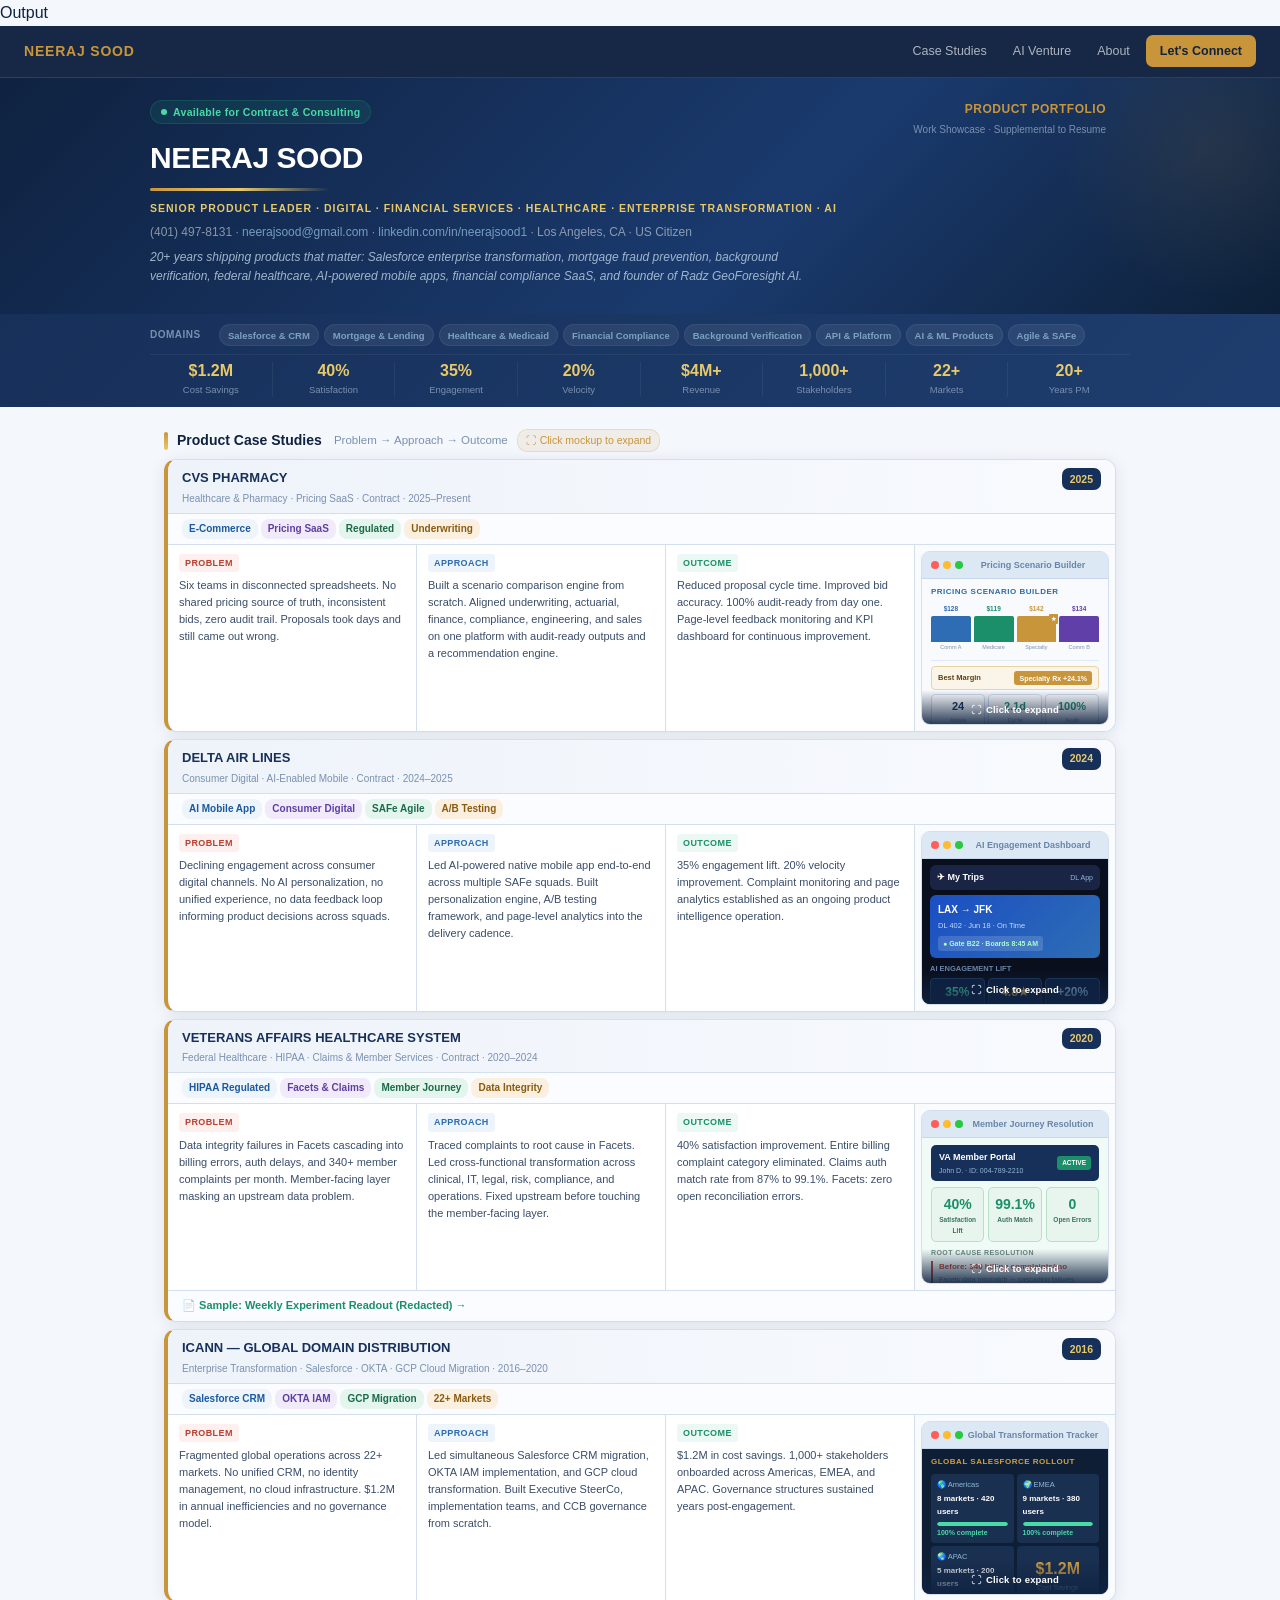
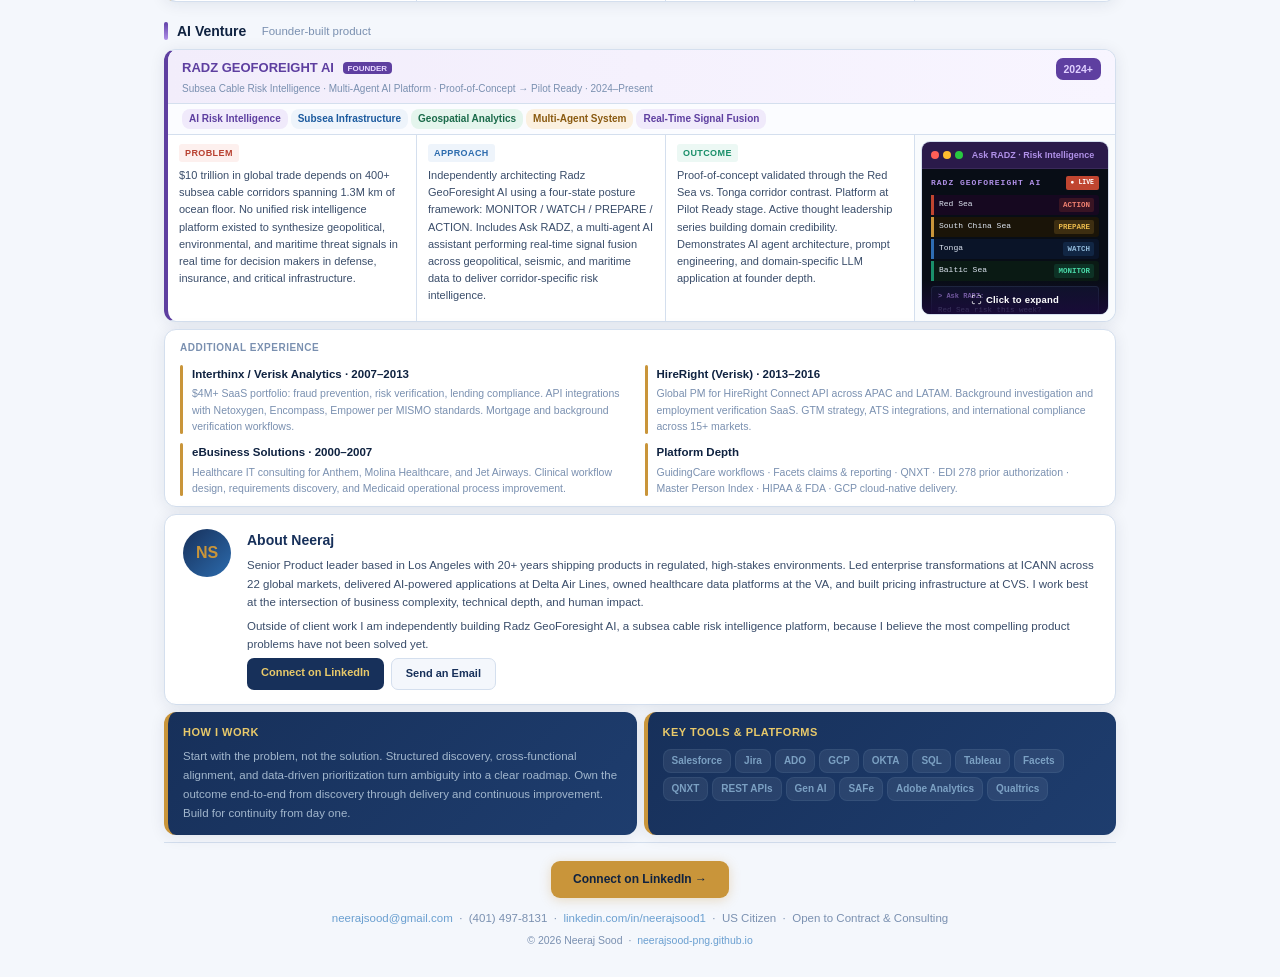
<file: index.html>
Output

<!DOCTYPE html>
<html lang="en">
<head>
<meta charset="UTF-8">
<meta name="viewport" content="width=device-width, initial-scale=1.0">
<title>Neeraj Sood | Senior Product Leader | Healthcare · AI · Enterprise</title>
<meta name="description" content="Senior Product Leader with 20+ years delivering AI-powered platforms, Salesforce enterprise transformations, and healthcare products. Available for contract and consulting.">
<meta name="keywords" content="Product Manager, Healthcare PM, Salesforce PM, AI Products, Enterprise SaaS, Contract PM, Neeraj Sood, GeoForesight">
<meta name="author" content="Neeraj Sood">
<meta property="og:title" content="Neeraj Sood | Senior Product Leader Portfolio">
<meta property="og:description" content="20+ years of measurable product outcomes in healthcare, financial services, AI, and enterprise transformation.">
<meta property="og:url" content="https://neerajsood-png.github.io/">
<meta property="og:type" content="website">
<style>
:root{--navy:#0F2240;--navy2:#17305A;--navy3:#1E3D6E;--gold:#C9953A;--gold2:#E8C96A;--steel:#2C6BAD;--teal:#1A8F6A;--ember:#C04530;--purple:#5E3FA0;--off:#F4F7FC;--card:#FFFFFF;--border:#D4DFEE;--t1:#0F2240;--t2:#3A4D6A;--t3:#7A90B0;--radius:12px;--shadow:0 2px 16px rgba(15,34,64,0.09);--shadow-lg:0 8px 40px rgba(15,34,64,0.14)}
*{box-sizing:border-box;margin:0;padding:0}
html{scroll-behavior:smooth}
body{font-family:-apple-system,BlinkMacSystemFont,'Segoe UI',Roboto,sans-serif;background:var(--off);color:var(--t1);line-height:1.6;-webkit-font-smoothing:antialiased}
nav{position:sticky;top:0;z-index:900;background:rgba(15,34,64,0.97);backdrop-filter:blur(12px);-webkit-backdrop-filter:blur(12px);border-bottom:1px solid rgba(201,149,58,0.2);padding:0 24px;height:52px;display:flex;align-items:center;justify-content:space-between}
.nav-logo{color:var(--gold);font-weight:700;font-size:14px;letter-spacing:0.8px}
.nav-links{display:flex;gap:6px;align-items:center}
.nav-links a{color:rgba(255,255,255,0.65);font-size:12.5px;font-weight:500;text-decoration:none;padding:5px 10px;border-radius:6px;transition:all 0.2s}
.nav-links a:hover{color:#fff;background:rgba(255,255,255,0.08)}
.nav-cta{background:var(--gold)!important;color:var(--navy)!important;font-weight:700!important;padding:6px 14px!important;border-radius:7px!important}
.nav-cta:hover{background:var(--gold2)!important;transform:translateY(-1px)}
.hero{background:linear-gradient(135deg,var(--navy) 0%,#1A3A6E 60%,#0D2038 100%);padding:22px 24px 18px;position:relative;overflow:hidden}
.hero::before{content:'';position:absolute;top:-80px;right:-80px;width:300px;height:300px;border-radius:50%;background:radial-gradient(circle,rgba(201,149,58,0.1) 0%,transparent 70%)}
.hero-inner{max-width:980px;margin:0 auto;position:relative;z-index:1}
.hero-badge{display:inline-flex;align-items:center;gap:6px;background:rgba(26,143,106,0.15);border:1px solid rgba(26,143,106,0.3);color:#4ADAA8;font-size:10.5px;font-weight:700;padding:3px 10px;border-radius:20px;margin-bottom:10px;letter-spacing:0.3px}
.hero-badge::before{content:'';width:6px;height:6px;border-radius:50%;background:#4ADAA8;animation:pulse 2s infinite}
@keyframes pulse{0%,100%{opacity:1}50%{opacity:0.4}}@keyframes blink{0%,100%{opacity:1}50%{opacity:0.3}}
.hero-name{font-size:30px;font-weight:700;color:#fff;letter-spacing:-0.5px;margin-bottom:2px}
.hero-rule{width:180px;height:2.5px;background:linear-gradient(90deg,var(--gold),var(--gold2),transparent);border-radius:2px;margin:6px 0 9px}
.hero-title{font-size:10.5px;font-weight:700;color:var(--gold2);letter-spacing:1px;text-transform:uppercase;margin-bottom:6px}
.hero-contact{font-size:12px;color:rgba(255,255,255,0.5);margin-bottom:6px}
.hero-contact a{color:rgba(144,184,216,0.8);text-decoration:none}
.hero-contact a:hover{color:#C8DCFF}
.hero-bio{font-size:12px;color:rgba(176,196,216,0.9);font-style:italic;line-height:1.6;max-width:680px;margin-bottom:10px}
.hero-btns{display:none}
.btn-p{background:var(--gold);color:var(--navy);font-size:12px;font-weight:700;padding:8px 18px;border-radius:8px;text-decoration:none;transition:all 0.2s}
.btn-p:hover{background:var(--gold2);transform:translateY(-1px);box-shadow:0 4px 16px rgba(201,149,58,0.4)}
.btn-s{background:rgba(255,255,255,0.08);color:rgba(255,255,255,0.8);font-size:12px;font-weight:600;padding:8px 18px;border-radius:8px;text-decoration:none;border:1px solid rgba(255,255,255,0.15);transition:all 0.2s}
.btn-s:hover{background:rgba(255,255,255,0.14);color:#fff}
.hero-lbl{position:absolute;top:0;right:24px;text-align:right}
.hero-lbl-m{font-size:12px;font-weight:700;color:var(--gold);letter-spacing:0.5px}
.hero-lbl-s{font-size:10px;color:var(--t3);margin-top:3px}
.metrics{background:linear-gradient(135deg,var(--navy2),var(--navy3));padding:10px 24px}
.metrics-inner{max-width:980px;margin:0 auto}
.d-row{display:flex;align-items:center;gap:5px;margin-bottom:8px;flex-wrap:nowrap;overflow-x:auto;-webkit-overflow-scrolling:touch;scrollbar-width:none}.d-row::-webkit-scrollbar{display:none}
.d-lbl{font-size:10px;font-weight:700;color:var(--t3);min-width:64px;letter-spacing:0.5px;text-transform:uppercase}
.dp{background:rgba(255,255,255,0.07);color:rgba(144,184,216,0.8);font-size:9.5px;font-weight:600;padding:2.5px 8px;border-radius:12px;white-space:nowrap;border:1px solid rgba(144,184,216,0.1);cursor:default;flex-shrink:0}
.dp:hover{background:rgba(44,107,173,0.2);color:#C8DCFF}
.i-row{display:flex;justify-content:space-between;padding-top:7px;border-top:1px solid rgba(255,255,255,0.06)}
.i-item{text-align:center;flex:1}
.i-val{font-size:16px;font-weight:700;color:var(--gold2);display:block;line-height:1.1}
.i-lbl{font-size:9.5px;color:var(--t3);display:block;margin-top:2px}
.i-div{width:1px;background:rgba(255,255,255,0.06)}
.main{max-width:980px;margin:0 auto;padding:10px 14px}
.sh{display:flex;align-items:center;gap:9px;margin:12px 0 7px}
.sh-bar{width:4px;height:18px;background:linear-gradient(180deg,var(--gold),var(--gold2));border-radius:2px;flex-shrink:0}
.sh-title{font-size:14px;font-weight:700;color:var(--t1)}
.sh-sub{font-size:11.5px;color:var(--t3)}
.sh-hint{font-size:10.5px;color:var(--gold);background:rgba(201,149,58,0.1);border:1px solid rgba(201,149,58,0.2);padding:2px 8px;border-radius:10px;white-space:nowrap}
.card{background:var(--card);border:1px solid var(--border);border-radius:var(--radius);margin-bottom:7px;overflow:hidden;border-left:4px solid var(--gold);box-shadow:var(--shadow);transition:box-shadow 0.25s,transform 0.25s}
.card:hover{box-shadow:var(--shadow-lg);transform:translateY(-1px)}
.card.radz{border-left-color:var(--purple)}
.c-hdr{background:linear-gradient(90deg,#EEF3FA,#F8FAFE);padding:8px 14px 6px;border-bottom:1px solid var(--border);display:flex;align-items:flex-start;justify-content:space-between;gap:8px}
.card.radz .c-hdr{background:linear-gradient(90deg,#F2EDFB,#F8F5FF)}
.c-co{font-size:13px;font-weight:700;color:var(--navy2)}
.card.radz .c-co{color:var(--purple)}
.c-sub{font-size:10px;color:var(--t3);margin-top:2px}
.c-yr{font-size:10.5px;font-weight:700;padding:2.5px 8px;border-radius:7px;white-space:nowrap;margin-left:8px;flex-shrink:0;background:var(--navy2);color:var(--gold2)}
.card.radz .c-yr{background:var(--purple);color:#E0D0FF}
.fbadge{background:var(--purple);color:#E8D8FF;font-size:8px;font-weight:700;padding:1.5px 5px;border-radius:4px;vertical-align:middle;margin-left:5px}
.c-tags{display:flex;gap:3px;flex-wrap:wrap;padding:5px 14px;border-bottom:1px solid var(--border);background:rgba(250,252,255,0.8)}
.c-art{padding:6px 14px;border-top:1px solid var(--border);background:rgba(250,252,255,0.8);font-size:11px}
.c-art a{color:#1A8F6A;font-weight:600;text-decoration:none}
.c-art a:hover{text-decoration:underline}
.tg{font-size:10px;font-weight:600;padding:2px 7px;border-radius:8px;white-space:nowrap}
.tb{background:#EEF4FB;color:#1B5A9E}.tp{background:#F0EAFB;color:#5E3FA0}.tg2{background:#E4F5ED;color:#1A6A4A}.ta{background:#FBF0E0;color:#8A5A10}
.c-body{display:grid;grid-template-columns:1fr 1fr 1fr 200px}
@media(max-width:720px){.c-body{grid-template-columns:1fr}.mc{border-right:none!important;border-top:1px solid var(--border)}}
.col{padding:9px 11px;border-right:1px solid var(--border)}
.mc{border-right:none;padding:6px;background:rgba(248,250,253,0.8)}
.cl{font-size:9px;font-weight:700;padding:2px 6px;border-radius:3px;margin-bottom:5px;display:inline-block;letter-spacing:0.4px}
.cl-r{background:#FDF0EE;color:#B84030}.cl-b{background:#EEF4FB;color:#2C6BAD}.cl-g{background:#ECF8F4;color:#1A8F6A}.cl-p{background:#F0EAFB;color:#5E3FA0}
.ct{font-size:11px;color:var(--t2);line-height:1.55}
.mw{width:100%;height:100%;background:#EEF3FA;border-radius:9px;overflow:hidden;contain:strict;display:flex;flex-direction:column;min-height:174px;border:1px solid var(--border);cursor:pointer;transition:all 0.22s;position:relative}
.mw:hover{box-shadow:0 6px 24px rgba(15,34,64,0.16);transform:translateY(-2px)}
.mbar{background:#DDE8F5;padding:6px 9px;display:flex;align-items:center;gap:4px;border-bottom:1px solid #C8D8EC;flex-shrink:0}
.mdot{width:8px;height:8px;border-radius:50%;flex-shrink:0}
.mti{font-size:9px;color:#6A85A8;flex:1;text-align:center;font-weight:600}
.msc{background:var(--navy2);flex:1;padding:7px 9px;overflow:hidden}
.mw.dk .mbar{background:#2A1A4A;border-bottom-color:#3A2A5A}
.mw.dk .msc{background:#1A0A3A}
.mw.dk .mti{color:#B090E8}
.exp{position:absolute;bottom:0;left:0;right:0;background:linear-gradient(transparent,rgba(15,34,64,0.88));padding:12px 10px 7px;display:flex;align-items:center;justify-content:center;gap:4px;pointer-events:none}
.exp span{color:#fff;font-size:9.5px;font-weight:600;letter-spacing:0.2px}
.exp svg{width:11px;height:11px;fill:none;stroke:#fff;stroke-width:2}
.mk-s{font-size:7.5px;font-weight:700;color:#6A85A8;margin-bottom:3px;text-transform:uppercase;letter-spacing:0.5px}
.mk-hr{height:1px;background:#2A4060;margin:4px 0}
.mk-r{display:flex;justify-content:space-between;align-items:center;padding:2.5px 0}
.mk-r.alt{background:rgba(30,61,110,0.5);margin:0 -9px;padding:2.5px 9px}
.mk-c{font-size:9px;color:#E0E8F4}
.mk-b{font-size:7.5px;font-weight:700;padding:1.5px 5px;border-radius:3px}
.bg{background:rgba(26,143,106,0.25);color:#4ADAA8}.ba{background:rgba(201,149,58,0.25);color:#E8B84A}.br{background:rgba(180,48,30,0.2);color:#F08070}.bp{background:rgba(96,64,168,0.3);color:#C0A0FF}
.kpis{display:flex;gap:3px;margin-top:5px}
.kpi{flex:1;background:rgba(30,61,110,0.8);border-radius:4px;padding:3.5px 2px;text-align:center}
.kv{display:block;font-size:10.5px;font-weight:700}.kl{display:block;font-size:6.5px;color:#6A85A8;margin-top:1px}
.g{color:#4ADAA8}.a{color:#E8B84A}.b{color:#90B8D8}.p{color:#C0A0FF}
.br-r{display:flex;align-items:center;gap:4px;margin-bottom:3px}
.br-l{font-size:8px;color:#9AB0C8;width:58px;flex-shrink:0}
.br-bg{flex:1;height:7px;background:#1E3A60;border-radius:3px;overflow:hidden}
.br-f{height:100%;border-radius:3px}
.br-v{font-size:8px;font-weight:700;width:24px;text-align:right;flex-shrink:0}
.fs{display:flex;align-items:center;gap:4px;margin-bottom:3px}
.fl{font-size:8px;color:#9AB0C8;width:46px;flex-shrink:0}
.fb{height:12px;border-radius:3px;display:flex;align-items:center;padding-left:5px;min-width:14px}
.fv{font-size:8px;font-weight:700;color:#E0E8F4}
.js{display:flex;align-items:flex-start;gap:5px;margin-bottom:5px}
.jd{width:8px;height:8px;border-radius:50%;flex-shrink:0;margin-top:2px}
.jt{font-size:9px;font-weight:700;color:#E0E8F4}
.jb{font-size:7.5px;color:#9AB0C8;margin-top:1px}
.sc{background:rgba(30,61,110,0.6);border-radius:4px;padding:4px 6px;margin-bottom:3px}
.sp{display:flex;align-items:center;gap:4px;margin-top:2px}
.sbg{flex:1;height:4px;background:#1E3A60;border-radius:2px}
.sbf{height:4px;border-radius:2px;background:#4ADAA8}
.spct{font-size:7.5px;color:#4ADAA8;font-weight:700;width:22px}
.rc{display:flex;align-items:center;gap:4px;padding:2px 0}
.rd{width:7px;height:7px;border-radius:50%;flex-shrink:0}
.add-strip{background:var(--card);border:1px solid var(--border);border-radius:var(--radius);padding:10px 15px;margin-bottom:7px;box-shadow:var(--shadow)}
.add-t{font-size:10px;font-weight:700;color:var(--t3);margin-bottom:9px;letter-spacing:0.5px;text-transform:uppercase}
.add-g{display:grid;grid-template-columns:1fr 1fr;gap:9px}
@media(max-width:560px){.add-g{grid-template-columns:1fr}}
.add-i{display:flex;gap:9px}
.add-d{width:3px;background:var(--gold);border-radius:2px;flex-shrink:0}
.add-c{font-size:11.5px;font-weight:700;color:var(--t1);margin-bottom:2px}
.add-s{font-size:10.5px;color:var(--t3);line-height:1.55}
.about-card{background:var(--card);border:1px solid var(--border);border-radius:var(--radius);padding:14px 18px;margin-bottom:7px;box-shadow:var(--shadow)}
.about-in{display:flex;gap:16px;align-items:flex-start}
.av{width:48px;height:48px;border-radius:50%;background:linear-gradient(135deg,var(--navy2),var(--steel));display:flex;align-items:center;justify-content:center;font-size:16px;font-weight:700;color:var(--gold);flex-shrink:0}
.at{font-size:14px;font-weight:700;color:var(--navy2);margin-bottom:5px}
.ap{font-size:11.5px;color:var(--t2);line-height:1.6;margin-bottom:5px}
.ab{display:flex;gap:7px;flex-wrap:wrap}
.abp{background:var(--navy2);color:var(--gold2);font-size:11px;font-weight:700;padding:6px 14px;border-radius:7px;text-decoration:none;transition:all 0.2s}
.abp:hover{background:var(--navy3);transform:translateY(-1px)}
.abs{background:var(--off);color:var(--navy2);font-size:11px;font-weight:700;padding:6px 14px;border-radius:7px;text-decoration:none;border:1px solid var(--border);transition:background 0.2s}
.abs:hover{background:var(--border)}
.bg2{display:grid;grid-template-columns:1fr 1fr;gap:7px;margin-bottom:7px}
@media(max-width:560px){.bg2{grid-template-columns:1fr}}
.bc{background:linear-gradient(135deg,var(--navy2),var(--navy3));border-radius:var(--radius);padding:12px 15px;border-left:4px solid var(--gold);box-shadow:var(--shadow)}
.bt{font-size:11px;font-weight:700;color:var(--gold2);margin-bottom:5px;letter-spacing:0.5px;text-transform:uppercase}
.bp2{font-size:11.5px;color:rgba(176,196,216,0.9);line-height:1.65}
.tools{display:flex;flex-wrap:wrap;gap:4px;margin-top:7px}
.tool{background:rgba(255,255,255,0.07);color:rgba(144,184,216,0.8);font-size:10px;font-weight:600;padding:3px 8px;border-radius:8px;border:1px solid rgba(144,184,216,0.1);cursor:default;transition:all 0.2s}
.tool:hover{background:rgba(44,107,173,0.2);color:#C8DCFF}
.footer{text-align:center;padding:18px 14px;border-top:1px solid var(--border);margin-top:4px}
.footer-cta{margin-bottom:11px}
.footer-cta a{background:var(--gold);color:var(--navy);font-size:12px;font-weight:700;padding:9px 22px;border-radius:9px;text-decoration:none;display:inline-block;transition:all 0.2s;box-shadow:0 2px 12px rgba(201,149,58,0.3)}
.footer-cta a:hover{background:var(--gold2);transform:translateY(-1px)}
.fl2{font-size:11.5px;color:var(--t3)}
.fl2 a{color:#6A9FD0;text-decoration:none}
.fl2 a:hover{color:var(--steel)}
.fc{font-size:10.5px;color:var(--t3);margin-top:5px}
.overlay{display:none;position:fixed;inset:0;background:rgba(8,16,32,0.78);z-index:1000;align-items:center;justify-content:center;padding:14px;backdrop-filter:blur(6px)}
.overlay.open{display:flex}
.modal{background:#fff;border-radius:17px;max-width:860px;width:100%;max-height:96vh;overflow-y:auto;box-shadow:0 28px 80px rgba(8,16,32,0.5);animation:mIn 0.27s cubic-bezier(0.34,1.56,0.64,1)}
@keyframes mIn{from{opacity:0;transform:scale(0.93) translateY(18px)}to{opacity:1;transform:scale(1) translateY(0)}}
.m-hdr{background:linear-gradient(135deg,var(--navy),var(--navy3));padding:14px 20px;position:sticky;top:0;border-radius:17px 17px 0 0;display:flex;justify-content:space-between;align-items:flex-start;z-index:1}
.m-hdr.rh{background:linear-gradient(135deg,#1A0A3A,#2E1A5A)}
.mco{font-size:14px;font-weight:700;color:#fff}
.msb{font-size:10px;color:rgba(144,184,216,0.65);margin-top:2px}
.mclose{background:rgba(255,255,255,0.1);border:1px solid rgba(255,255,255,0.15);color:#fff;font-size:18px;cursor:pointer;padding:4px 11px;border-radius:7px;line-height:1;transition:all 0.2s;font-weight:300}
.mclose:hover{background:rgba(255,255,255,0.2)}
.mbody{padding:14px 18px}
.mscr{background:var(--navy2);border-radius:10px;padding:16px 18px;margin-bottom:14px;font-size:11px;color:#E0E8F4}
.mscr.rs{background:#080D16}
.mtags{display:flex;gap:5px;flex-wrap:wrap;margin-bottom:17px}
.mcols{display:grid;grid-template-columns:1fr 1fr 1fr;gap:8px;margin-bottom:10px}
@media(max-width:580px){.mcols{grid-template-columns:1fr}}
.mcol{background:#F8FAFE;border-radius:8px;padding:10px;border:1px solid #E4EAF4}
.mcl{font-size:9.5px;font-weight:700;padding:2px 7px;border-radius:4px;margin-bottom:7px;display:inline-block}
.mct{font-size:11.5px;color:var(--t2);line-height:1.55}
.mmet{display:grid;grid-template-columns:repeat(3,1fr);gap:7px}
@media(max-width:480px){.mmet{grid-template-columns:1fr 1fr}}
.mm{background:linear-gradient(135deg,#EEF3FA,#F5F8FD);border-radius:8px;padding:9px;text-align:center;border:1px solid #D8E6F4}
.mmv{font-size:20px;font-weight:700;color:var(--navy2);display:block}
.mml{font-size:10px;color:var(--t3);display:block;margin-top:2px}
.lbr{display:flex;align-items:center;gap:6px;margin-bottom:5px}
.lbl{font-size:11.5px;color:#9AB0C8;width:110px;flex-shrink:0}
.lbbg{flex:1;height:9px;background:#1E3A60;border-radius:4px;overflow:hidden}
.lbf{height:100%;border-radius:4px}
.lbv{font-size:11.5px;font-weight:700;width:36px;text-align:right;flex-shrink:0}
.lms{font-size:10px;font-weight:700;color:#6A85A8;margin-bottom:5px;text-transform:uppercase;letter-spacing:0.5px}
.lmh{height:1px;background:#2A4060;margin:6px 0}
.lmr{display:flex;justify-content:space-between;align-items:center;padding:4px 0}
.lmr.alt{background:rgba(30,61,110,0.5);margin:0 -16px;padding:4px 16px}
.lmc{font-size:12.5px;color:#E0E8F4}
.lmb{font-size:10.5px;font-weight:700;padding:2.5px 8px;border-radius:5px}
.lf2{display:flex;align-items:center;gap:6px;margin-bottom:4px}
.lfl{font-size:11.5px;color:#9AB0C8;width:66px;flex-shrink:0}
.lfb{height:14px;border-radius:3px;display:flex;align-items:center;padding-left:6px;min-width:18px}
.lfv{font-size:11.5px;font-weight:700;color:#E0E8F4}
.lkp{display:flex;gap:6px;margin-top:8px}
.lk{flex:1;background:rgba(30,61,110,0.8);border-radius:7px;padding:7px;text-align:center}
.lkv{display:block;font-size:16px;font-weight:700}
.lkl{display:block;font-size:9px;color:#6A85A8;margin-top:2px}
.ljs{display:flex;gap:7px;margin-bottom:6px}
.ljd{width:13px;height:13px;border-radius:50%;flex-shrink:0;margin-top:2px}
.ljt{font-size:11.5px;font-weight:700;color:#E0E8F4}
.ljs2{font-size:9.5px;color:#9AB0C8;margin-top:1px}
.lsc{background:rgba(30,61,110,0.65);border-radius:6px;padding:7px 10px;margin-bottom:4px}
.lsp{display:flex;align-items:center;gap:6px;margin-top:3px}
.lsb{flex:1;height:6px;background:#1E3A60;border-radius:3px}
.lsbf{height:6px;border-radius:3px;background:#4ADAA8}
@media(max-width:640px){.hero{padding:22px 14px 20px}.hero-name{font-size:25px}.metrics{padding:11px 14px}.i-val{font-size:15px}.main{padding:13px 11px}nav{padding:0 12px}.nav-links a:not(.nav-cta){display:none}}
</style>
</head>
<body>
<nav>
  <span class="nav-logo">NEERAJ SOOD</span>
  <div class="nav-links">
    <a href="#cases">Case Studies</a>
    <a href="#radz">AI Venture</a>
    <a href="#about">About</a>
    <a href="https://linkedin.com/in/neerajsood1" target="_blank" class="nav-cta">Let's Connect</a>
  </div>
</nav>
<div class="hero">
  <div class="hero-inner">
    <div class="hero-lbl"><div class="hero-lbl-m">PRODUCT PORTFOLIO</div><div class="hero-lbl-s">Work Showcase &middot; Supplemental to Resume</div></div>
    <div class="hero-badge">Available for Contract &amp; Consulting</div>
    <div class="hero-name">NEERAJ SOOD</div>
    <div class="hero-rule"></div>
    <div class="hero-title">Senior Product leader &middot; Digital &middot; Financial Services &middot; Healthcare &middot; Enterprise Transformation &middot; AI</div>
    <div class="hero-contact">(401) 497-8131 &middot; <a href="mailto:neerajsood@gmail.com" target="_blank">neerajsood@gmail.com</a> &middot; <a href="https://linkedin.com/in/neerajsood1" target="_blank">linkedin.com/in/neerajsood1</a> &middot; Los Angeles, CA &middot; US Citizen</div>
    <div class="hero-bio">20+ years shipping products that matter: Salesforce enterprise transformation, mortgage fraud prevention, background verification, federal healthcare, AI-powered mobile apps, financial compliance SaaS, and founder of Radz GeoForesight AI.</div>

  </div>
</div>
<div class="metrics">
  <div class="metrics-inner">
    <div class="d-row"><span class="d-lbl">Domains</span><span class="dp">Salesforce &amp; CRM</span><span class="dp">Mortgage &amp; Lending</span><span class="dp">Healthcare &amp; Medicaid</span><span class="dp">Financial Compliance</span><span class="dp">Background Verification</span><span class="dp">API &amp; Platform</span><span class="dp">AI &amp; ML Products</span><span class="dp">Agile &amp; SAFe</span></div>
    <div class="i-row">
      <div class="i-item"><span class="i-val">$1.2M</span><span class="i-lbl">Cost Savings</span></div><div class="i-div"></div>
      <div class="i-item"><span class="i-val">40%</span><span class="i-lbl">Satisfaction</span></div><div class="i-div"></div>
      <div class="i-item"><span class="i-val">35%</span><span class="i-lbl">Engagement</span></div><div class="i-div"></div>
      <div class="i-item"><span class="i-val">20%</span><span class="i-lbl">Velocity</span></div><div class="i-div"></div>
      <div class="i-item"><span class="i-val">$4M+</span><span class="i-lbl">Revenue</span></div><div class="i-div"></div>
      <div class="i-item"><span class="i-val">1,000+</span><span class="i-lbl">Stakeholders</span></div><div class="i-div"></div>
      <div class="i-item"><span class="i-val">22+</span><span class="i-lbl">Markets</span></div><div class="i-div"></div>
      <div class="i-item"><span class="i-val">20+</span><span class="i-lbl">Years PM</span></div>
    </div>
  </div>
</div>
<div class="main">
<div class="sh" id="cases"><div class="sh-bar"></div><span class="sh-title">Product Case Studies</span><span class="sh-sub">&nbsp;Problem &rarr; Approach &rarr; Outcome</span><span class="sh-hint">&#x26F6; Click mockup to expand</span></div>

<div class="card">
  <div class="c-hdr"><div><div class="c-co">CVS PHARMACY</div><div class="c-sub">Healthcare &amp; Pharmacy &middot; Pricing SaaS &middot; Contract &middot; 2025&ndash;Present</div></div><div class="c-yr">2025</div></div>
  <div class="c-tags"><span class="tg tb">E-Commerce</span><span class="tg tp">Pricing SaaS</span><span class="tg tg2">Regulated</span><span class="tg ta">Underwriting</span></div>
  <div class="c-body">
    <div class="col"><span class="cl cl-r">PROBLEM</span><p class="ct">Six teams in disconnected spreadsheets. No shared pricing source of truth, inconsistent bids, zero audit trail. Proposals took days and still came out wrong.</p></div>
    <div class="col"><span class="cl cl-b">APPROACH</span><p class="ct">Built a scenario comparison engine from scratch. Aligned underwriting, actuarial, finance, compliance, engineering, and sales on one platform with audit-ready outputs and a recommendation engine.</p></div>
    <div class="col"><span class="cl cl-g">OUTCOME</span><p class="ct">Reduced proposal cycle time. Improved bid accuracy. 100% audit-ready from day one. Page-level feedback monitoring and KPI dashboard for continuous improvement.</p></div>
    <div class="col mc"><div class="mw" onclick="openModal('cvs')" tabindex="0" role="button" aria-label="Expand CVS case study"><div class="mbar"><div class="mdot" style="background:#FF5F57"></div><div class="mdot" style="background:#FEBC2E"></div><div class="mdot" style="background:#28C840"></div><span class="mti">Pricing Scenario Builder</span></div><div class="msc" style="background:#F8FAFE;color:#1A2030;overflow:hidden">
  <div style="font-size:8px;font-weight:700;color:#2C6BAD;letter-spacing:0.5px;text-transform:uppercase;margin-bottom:5px">Pricing Scenario Builder</div>
  <div style="display:flex;gap:3px;align-items:flex-end;height:48px;margin-bottom:8px">
    <div style="flex:1;display:flex;flex-direction:column;align-items:center;justify-content:flex-end;gap:1px;height:100%">
      <div style="font-size:6.5px;font-weight:700;color:#2E6DB4">$128</div>
      <div style="width:100%;background:#2E6DB4;border-radius:2px 2px 0 0;height:34px"></div>
      <div style="font-size:5.5px;color:#8090A8;white-space:nowrap">Comm A</div>
    </div>
    <div style="flex:1;display:flex;flex-direction:column;align-items:center;justify-content:flex-end;gap:1px;height:100%">
      <div style="font-size:6.5px;font-weight:700;color:#1A8F6A">$119</div>
      <div style="width:100%;background:#1A8F6A;border-radius:2px 2px 0 0;height:28px"></div>
      <div style="font-size:5.5px;color:#8090A8;white-space:nowrap">Medicare</div>
    </div>
    <div style="flex:1;display:flex;flex-direction:column;align-items:center;justify-content:flex-end;gap:1px;height:100%;position:relative">
      <div style="font-size:6.5px;font-weight:700;color:#C9953A">$142</div>
      <div style="width:100%;background:#C9953A;border-radius:2px 2px 0 0;height:44px;position:relative">
        <div style="position:absolute;top:-2px;right:-2px;background:#C9953A;color:#fff;font-size:5.5px;font-weight:700;padding:1px 2px;border-radius:1px;white-space:nowrap">&#9733;</div>
      </div>
      <div style="font-size:5.5px;color:#8090A8;white-space:nowrap">Specialty</div>
    </div>
    <div style="flex:1;display:flex;flex-direction:column;align-items:center;justify-content:flex-end;gap:1px;height:100%">
      <div style="font-size:6.5px;font-weight:700;color:#6040A8">$134</div>
      <div style="width:100%;background:#6040A8;border-radius:2px 2px 0 0;height:38px"></div>
      <div style="font-size:5.5px;color:#8090A8;white-space:nowrap">Comm B</div>
    </div>
  </div>
  <div style="height:1px;background:#E0EAF4;margin-bottom:5px"></div>
  <div style="background:#FBF4E8;border:1px solid #E8D4A0;border-radius:4px;padding:4px 6px;margin-bottom:4px;display:flex;justify-content:space-between;align-items:center">
    <span style="font-size:7.5px;color:#5A4010;font-weight:600">Best Margin</span>
    <span style="background:#C9953A;color:#fff;font-size:7px;font-weight:700;padding:1.5px 5px;border-radius:3px">Specialty Rx +24.1%</span>
  </div>
  <div style="display:flex;gap:3px">
    <div style="flex:1;background:#fff;border:1px solid #D0DCF0;border-radius:4px;padding:3px;text-align:center">
      <div style="font-size:11px;font-weight:700;color:#17305A">24</div>
      <div style="font-size:6px;color:#8090A8">Active</div>
    </div>
    <div style="flex:1;background:#fff;border:1px solid #D0DCF0;border-radius:4px;padding:3px;text-align:center">
      <div style="font-size:11px;font-weight:700;color:#1A8F6A">2.1d</div>
      <div style="font-size:6px;color:#8090A8">Cycle</div>
    </div>
    <div style="flex:1;background:#fff;border:1px solid #D0DCF0;border-radius:4px;padding:3px;text-align:center">
      <div style="font-size:11px;font-weight:700;color:#1A8F6A">100%</div>
      <div style="font-size:6px;color:#8090A8">Audit</div>
    </div>
  </div>
</div><div class="exp"><svg viewBox="0 0 24 24"><path d="M8 3H5a2 2 0 00-2 2v3m18 0V5a2 2 0 00-2-2h-3m0 18h3a2 2 0 002-2v-3M3 16v3a2 2 0 002 2h3"/></svg><span>Click to expand</span></div></div></div>
  </div>
</div>

<div class="card">
  <div class="c-hdr"><div><div class="c-co">DELTA AIR LINES</div><div class="c-sub">Consumer Digital &middot; AI-Enabled Mobile &middot; Contract &middot; 2024&ndash;2025</div></div><div class="c-yr">2024</div></div>
  <div class="c-tags"><span class="tg tb">AI Mobile App</span><span class="tg tp">Consumer Digital</span><span class="tg tg2">SAFe Agile</span><span class="tg ta">A/B Testing</span></div>
  <div class="c-body">
    <div class="col"><span class="cl cl-r">PROBLEM</span><p class="ct">Declining engagement across consumer digital channels. No AI personalization, no unified experience, no data feedback loop informing product decisions across squads.</p></div>
    <div class="col"><span class="cl cl-b">APPROACH</span><p class="ct">Led AI-powered native mobile app end-to-end across multiple SAFe squads. Built personalization engine, A/B testing framework, and page-level analytics into the delivery cadence.</p></div>
    <div class="col"><span class="cl cl-g">OUTCOME</span><p class="ct">35% engagement lift. 20% velocity improvement. Complaint monitoring and page analytics established as an ongoing product intelligence operation.</p></div>
    <div class="col mc"><div class="mw" onclick="openModal('delta')" tabindex="0" role="button" aria-label="Expand Delta case study"><div class="mbar"><div class="mdot" style="background:#FF5F57"></div><div class="mdot" style="background:#FEBC2E"></div><div class="mdot" style="background:#28C840"></div><span class="mti">AI Engagement Dashboard</span></div><div class="msc" style="background:#0A0F1E;color:#E0E8F4;padding:6px 8px">
  <div style="background:#1A2444;border-radius:6px;padding:5px 7px;margin-bottom:5px;display:flex;justify-content:space-between;align-items:center">
    <span style="font-size:9px;font-weight:700;color:#fff">&#9992; My Trips</span>
    <span style="font-size:7px;color:#90B8D8">DL App</span>
  </div>
  <div style="background:linear-gradient(135deg,#1B4FC4,#2E6DB4);border-radius:6px;padding:7px 8px;margin-bottom:5px">
    <div style="font-size:10px;font-weight:700;color:#fff;margin-bottom:2px">LAX &rarr; JFK</div>
    <div style="font-size:7.5px;color:#C0DAFF">DL 402 &middot; Jun 18 &middot; On Time</div>
    <div style="margin-top:4px;background:rgba(255,255,255,0.15);border-radius:3px;padding:2px 5px;display:inline-block">
      <span style="font-size:7px;color:#AAFFCC;font-weight:700">&#9679; Gate B22 &middot; Boards 8:45 AM</span>
    </div>
  </div>
  <div style="font-size:7.5px;color:#6A85A8;margin-bottom:3px;font-weight:600">AI ENGAGEMENT LIFT</div>
  <div style="display:flex;gap:3px;margin-bottom:4px">
    <div style="flex:1;background:#0D2040;border-radius:4px;padding:4px;text-align:center;border:1px solid #1E3A60">
      <div style="font-size:12px;font-weight:700;color:#4ADAA8">35%</div>
      <div style="font-size:6px;color:#6A85A8">Engagement</div>
    </div>
    <div style="flex:1;background:#0D2040;border-radius:4px;padding:4px;text-align:center;border:1px solid #1E3A60">
      <div style="font-size:12px;font-weight:700;color:#E8B84A">4.8&#9733;</div>
      <div style="font-size:6px;color:#6A85A8">Rating</div>
    </div>
    <div style="flex:1;background:#0D2040;border-radius:4px;padding:4px;text-align:center;border:1px solid #1E3A60">
      <div style="font-size:12px;font-weight:700;color:#90B8D8">+20%</div>
      <div style="font-size:6px;color:#6A85A8">Velocity</div>
    </div>
  </div>
  <div style="background:#0D2040;border-radius:4px;padding:4px 6px;border:1px solid #1E3A60">
    <div style="display:flex;justify-content:space-between;align-items:center;margin-bottom:2px">
      <span style="font-size:7px;color:#9AB0C8">A/B: AI Recs</span>
      <span style="font-size:7px;font-weight:700;color:#4ADAA8">+35% CTR</span>
    </div>
    <div style="display:flex;justify-content:space-between;align-items:center">
      <span style="font-size:7px;color:#9AB0C8">Smart Check-in</span>
      <span style="font-size:7px;font-weight:700;color:#4ADAA8">+22% adopt</span>
    </div>
  </div>
</div><div class="exp"><svg viewBox="0 0 24 24"><path d="M8 3H5a2 2 0 00-2 2v3m18 0V5a2 2 0 00-2-2h-3m0 18h3a2 2 0 002-2v-3M3 16v3a2 2 0 002 2h3"/></svg><span>Click to expand</span></div></div></div>
  </div>
</div>

<div class="card">
  <div class="c-hdr"><div><div class="c-co">VETERANS AFFAIRS HEALTHCARE SYSTEM</div><div class="c-sub">Federal Healthcare &middot; HIPAA &middot; Claims &amp; Member Services &middot; Contract &middot; 2020&ndash;2024</div></div><div class="c-yr">2020</div></div>
  <div class="c-tags"><span class="tg tb">HIPAA Regulated</span><span class="tg tp">Facets &amp; Claims</span><span class="tg tg2">Member Journey</span><span class="tg ta">Data Integrity</span></div>
  <div class="c-body">
    <div class="col"><span class="cl cl-r">PROBLEM</span><p class="ct">Data integrity failures in Facets cascading into billing errors, auth delays, and 340+ member complaints per month. Member-facing layer masking an upstream data problem.</p></div>
    <div class="col"><span class="cl cl-b">APPROACH</span><p class="ct">Traced complaints to root cause in Facets. Led cross-functional transformation across clinical, IT, legal, risk, compliance, and operations. Fixed upstream before touching the member-facing layer.</p></div>
    <div class="col"><span class="cl cl-g">OUTCOME</span><p class="ct">40% satisfaction improvement. Entire billing complaint category eliminated. Claims auth match rate from 87% to 99.1%. Facets: zero open reconciliation errors.</p></div>
    <div class="col mc"><div class="mw" onclick="openModal('va')" tabindex="0" role="button" aria-label="Expand VA case study"><div class="mbar"><div class="mdot" style="background:#FF5F57"></div><div class="mdot" style="background:#FEBC2E"></div><div class="mdot" style="background:#28C840"></div><span class="mti">Member Journey Resolution</span></div><div class="msc" style="background:#F0FAF6;color:#1A2030;padding:7px 9px">
  <div style="background:#17305A;border-radius:5px;padding:5px 8px;margin-bottom:6px;display:flex;justify-content:space-between;align-items:center">
    <div>
      <div style="font-size:9px;font-weight:700;color:#fff">VA Member Portal</div>
      <div style="font-size:7px;color:#90B8D8">John D. &middot; ID: 004-789-2210</div>
    </div>
    <div style="background:#1A8F6A;color:#fff;font-size:6.5px;font-weight:700;padding:2px 5px;border-radius:3px">ACTIVE</div>
  </div>
  <div style="display:flex;gap:4px;margin-bottom:5px">
    <div style="flex:1;background:#E8F5EE;border:1px solid #B8DFC8;border-radius:5px;padding:5px;text-align:center">
      <div style="font-size:14px;font-weight:700;color:#1A8F6A">40%</div>
      <div style="font-size:6.5px;color:#3A7060;font-weight:600">Satisfaction Lift</div>
    </div>
    <div style="flex:1;background:#E8F5EE;border:1px solid #B8DFC8;border-radius:5px;padding:5px;text-align:center">
      <div style="font-size:14px;font-weight:700;color:#1A8F6A">99.1%</div>
      <div style="font-size:6.5px;color:#3A7060;font-weight:600">Auth Match</div>
    </div>
    <div style="flex:1;background:#E8F5EE;border:1px solid #B8DFC8;border-radius:5px;padding:5px;text-align:center">
      <div style="font-size:14px;font-weight:700;color:#1A8F6A">0</div>
      <div style="font-size:6.5px;color:#3A7060;font-weight:600">Open Errors</div>
    </div>
  </div>
  <div style="font-size:7px;font-weight:700;color:#6A8A80;letter-spacing:0.4px;margin-bottom:3px;text-transform:uppercase">Root Cause Resolution</div>
  <div style="border-left:2px solid #C04530;padding-left:6px;margin-bottom:3px">
    <div style="font-size:8px;font-weight:600;color:#C04530">Before: 340 billing complaints/mo</div>
    <div style="font-size:7px;color:#6A8A80">Facets data mismatch &rarr; cascading failures</div>
  </div>
  <div style="border-left:2px solid #1A8F6A;padding-left:6px">
    <div style="font-size:8px;font-weight:600;color:#1A8F6A">After: 0 complaints &middot; upstream fix only</div>
    <div style="font-size:7px;color:#6A8A80">No member-facing UI change required</div>
  </div>
</div><div class="exp"><svg viewBox="0 0 24 24"><path d="M8 3H5a2 2 0 00-2 2v3m18 0V5a2 2 0 00-2-2h-3m0 18h3a2 2 0 002-2v-3M3 16v3a2 2 0 002 2h3"/></svg><span>Click to expand</span></div></div></div>
  </div>
  <div class="c-art"><a href="Weekly_Experiment_Readout_Sample.pdf" target="_blank" rel="noopener">&#128196; Sample: Weekly Experiment Readout (Redacted) &rarr;</a></div>
</div>

<div class="card">
  <div class="c-hdr"><div><div class="c-co">ICANN &mdash; GLOBAL DOMAIN DISTRIBUTION</div><div class="c-sub">Enterprise Transformation &middot; Salesforce &middot; OKTA &middot; GCP Cloud Migration &middot; 2016&ndash;2020</div></div><div class="c-yr">2016</div></div>
  <div class="c-tags"><span class="tg tb">Salesforce CRM</span><span class="tg tp">OKTA IAM</span><span class="tg tg2">GCP Migration</span><span class="tg ta">22+ Markets</span></div>
  <div class="c-body">
    <div class="col"><span class="cl cl-r">PROBLEM</span><p class="ct">Fragmented global operations across 22+ markets. No unified CRM, no identity management, no cloud infrastructure. $1.2M in annual inefficiencies and no governance model.</p></div>
    <div class="col"><span class="cl cl-b">APPROACH</span><p class="ct">Led simultaneous Salesforce CRM migration, OKTA IAM implementation, and GCP cloud transformation. Built Executive SteerCo, implementation teams, and CCB governance from scratch.</p></div>
    <div class="col"><span class="cl cl-g">OUTCOME</span><p class="ct">$1.2M in cost savings. 1,000+ stakeholders onboarded across Americas, EMEA, and APAC. Governance structures sustained years post-engagement.</p></div>
    <div class="col mc"><div class="mw" onclick="openModal('icann')" tabindex="0" role="button" aria-label="Expand ICANN case study"><div class="mbar"><div class="mdot" style="background:#FF5F57"></div><div class="mdot" style="background:#FEBC2E"></div><div class="mdot" style="background:#28C840"></div><span class="mti">Global Transformation Tracker</span></div><div class="msc" style="background:#0D1E35;color:#E0E8F4;padding:7px 9px">
  <div style="font-size:8px;font-weight:700;color:#D4A040;letter-spacing:0.5px;text-transform:uppercase;margin-bottom:5px">Global Salesforce Rollout</div>
  <div style="display:grid;grid-template-columns:1fr 1fr;gap:3px;margin-bottom:5px">
    <div style="background:#1A3050;border-radius:4px;padding:5px 6px">
      <div style="font-size:7.5px;color:#90B8D8;margin-bottom:2px">&#127758; Americas</div>
      <div style="font-size:8px;font-weight:700;color:#fff;margin-bottom:3px">8 markets &middot; 420 users</div>
      <div style="background:#0D1E35;border-radius:2px;height:4px;overflow:hidden">
        <div style="width:100%;height:100%;background:#4ADAA8;border-radius:2px"></div>
      </div>
      <div style="font-size:7px;color:#4ADAA8;font-weight:700;margin-top:1px">100% complete</div>
    </div>
    <div style="background:#1A3050;border-radius:4px;padding:5px 6px">
      <div style="font-size:7.5px;color:#90B8D8;margin-bottom:2px">&#127757; EMEA</div>
      <div style="font-size:8px;font-weight:700;color:#fff;margin-bottom:3px">9 markets &middot; 380 users</div>
      <div style="background:#0D1E35;border-radius:2px;height:4px;overflow:hidden">
        <div style="width:100%;height:100%;background:#4ADAA8;border-radius:2px"></div>
      </div>
      <div style="font-size:7px;color:#4ADAA8;font-weight:700;margin-top:1px">100% complete</div>
    </div>
    <div style="background:#1A3050;border-radius:4px;padding:5px 6px">
      <div style="font-size:7.5px;color:#90B8D8;margin-bottom:2px">&#127759; APAC</div>
      <div style="font-size:8px;font-weight:700;color:#fff;margin-bottom:3px">5 markets &middot; 200 users</div>
      <div style="background:#0D1E35;border-radius:2px;height:4px;overflow:hidden">
        <div style="width:100%;height:100%;background:#4ADAA8;border-radius:2px"></div>
      </div>
      <div style="font-size:7px;color:#4ADAA8;font-weight:700;margin-top:1px">100% complete</div>
    </div>
    <div style="background:#1A3050;border-radius:4px;padding:5px 6px;display:flex;flex-direction:column;justify-content:center;align-items:center">
      <div style="font-size:16px;font-weight:700;color:#D4A040">$1.2M</div>
      <div style="font-size:7px;color:#8090A8;text-align:center">Cost Savings<br>Delivered</div>
    </div>
  </div>
  <div style="display:flex;gap:4px">
    <div style="flex:1;background:#1A3050;border-radius:4px;padding:4px;text-align:center">
      <div style="font-size:10px;font-weight:700;color:#D4A040">22+</div>
      <div style="font-size:6.5px;color:#6A85A8">Markets</div>
    </div>
    <div style="flex:1;background:#1A3050;border-radius:4px;padding:4px;text-align:center">
      <div style="font-size:10px;font-weight:700;color:#4ADAA8">1,000+</div>
      <div style="font-size:6.5px;color:#6A85A8">Users</div>
    </div>
    <div style="flex:1;background:#1A3050;border-radius:4px;padding:4px;text-align:center">
      <div style="font-size:10px;font-weight:700;color:#90B8D8">3</div>
      <div style="font-size:6.5px;color:#6A85A8">Regions</div>
    </div>
  </div>
</div><div class="exp"><svg viewBox="0 0 24 24"><path d="M8 3H5a2 2 0 00-2 2v3m18 0V5a2 2 0 00-2-2h-3m0 18h3a2 2 0 002-2v-3M3 16v3a2 2 0 002 2h3"/></svg><span>Click to expand</span></div></div></div>
  </div>
</div>

<div class="sh" id="radz" style="margin-top:18px"><div class="sh-bar" style="background:linear-gradient(180deg,#6040A8,#B090E8)"></div><span class="sh-title">AI Venture</span><span class="sh-sub">&nbsp; Founder-built product</span></div>

<div class="card radz">
  <div class="c-hdr"><div><div class="c-co">RADZ GEOFOREIGHT AI <span class="fbadge">FOUNDER</span></div><div class="c-sub">Subsea Cable Risk Intelligence &middot; Multi-Agent AI Platform &middot; Proof-of-Concept &rarr; Pilot Ready &middot; 2024&ndash;Present</div></div><div class="c-yr">2024+</div></div>
  <div class="c-tags"><span class="tg tp">AI Risk Intelligence</span><span class="tg tb">Subsea Infrastructure</span><span class="tg tg2">Geospatial Analytics</span><span class="tg ta">Multi-Agent System</span><span class="tg" style="background:#F0EAFB;color:#5E3FA0">Real-Time Signal Fusion</span></div>
  <div class="c-body">
    <div class="col"><span class="cl cl-r">PROBLEM</span><p class="ct">$10 trillion in global trade depends on 400+ subsea cable corridors spanning 1.3M km of ocean floor. No unified risk intelligence platform existed to synthesize geopolitical, environmental, and maritime threat signals in real time for decision makers in defense, insurance, and critical infrastructure.</p></div>
    <div class="col"><span class="cl cl-b">APPROACH</span><p class="ct">Independently architecting Radz GeoForesight AI using a four-state posture framework: MONITOR / WATCH / PREPARE / ACTION. Includes Ask RADZ, a multi-agent AI assistant performing real-time signal fusion across geopolitical, seismic, and maritime data to deliver corridor-specific risk intelligence.</p></div>
    <div class="col"><span class="cl cl-g">OUTCOME</span><p class="ct">Proof-of-concept validated through the Red Sea vs. Tonga corridor contrast. Platform at Pilot Ready stage. Active thought leadership series building domain credibility. Demonstrates AI agent architecture, prompt engineering, and domain-specific LLM application at founder depth.</p></div>
    <div class="col mc"><div class="mw dk" onclick="openModal('radz')" tabindex="0" role="button" aria-label="Expand Radz GeoForesight AI case study"><div class="mbar"><div class="mdot" style="background:#FF5F57"></div><div class="mdot" style="background:#FEBC2E"></div><div class="mdot" style="background:#28C840"></div><span class="mti">Ask RADZ &middot; Risk Intelligence</span></div><div class="msc" style="background:#080D16;color:#E0E8F4;padding:7px 9px;font-family:monospace">
  <div style="display:flex;justify-content:space-between;align-items:center;margin-bottom:5px">
    <span style="font-size:8px;font-weight:700;color:#B090E8;letter-spacing:1px">RADZ GEOFOREIGHT AI</span>
    <span style="background:#C04530;color:#fff;font-size:6.5px;font-weight:700;padding:1.5px 5px;border-radius:2px;animation:blink 1.5s infinite">&#9679; LIVE</span>
  </div>
  <div style="margin-bottom:5px">
    <div style="display:flex;align-items:center;justify-content:space-between;background:#160820;border-left:3px solid #C04530;padding:3px 5px;margin-bottom:2px;border-radius:0 3px 3px 0">
      <span style="font-size:8px;color:#E0E8F4">Red Sea</span>
      <span style="font-size:7.5px;font-weight:700;color:#F08070;background:rgba(192,69,48,0.2);padding:1px 4px;border-radius:2px">ACTION</span>
    </div>
    <div style="display:flex;align-items:center;justify-content:space-between;background:#1A1408;border-left:3px solid #C9953A;padding:3px 5px;margin-bottom:2px;border-radius:0 3px 3px 0">
      <span style="font-size:8px;color:#E0E8F4">South China Sea</span>
      <span style="font-size:7.5px;font-weight:700;color:#E8B84A;background:rgba(201,149,58,0.2);padding:1px 4px;border-radius:2px">PREPARE</span>
    </div>
    <div style="display:flex;align-items:center;justify-content:space-between;background:#0A1428;border-left:3px solid #2E6DB4;padding:3px 5px;margin-bottom:2px;border-radius:0 3px 3px 0">
      <span style="font-size:8px;color:#E0E8F4">Tonga</span>
      <span style="font-size:7.5px;font-weight:700;color:#90B8D8;background:rgba(46,109,180,0.2);padding:1px 4px;border-radius:2px">WATCH</span>
    </div>
    <div style="display:flex;align-items:center;justify-content:space-between;background:#0A1A14;border-left:3px solid #1A8F6A;padding:3px 5px;border-radius:0 3px 3px 0">
      <span style="font-size:8px;color:#E0E8F4">Baltic Sea</span>
      <span style="font-size:7.5px;font-weight:700;color:#4ADAA8;background:rgba(26,143,106,0.2);padding:1px 4px;border-radius:2px">MONITOR</span>
    </div>
  </div>
  <div style="background:#0D1428;border-radius:3px;padding:4px 6px;border:1px solid #1E2A40">
    <div style="font-size:7px;color:#B090E8;margin-bottom:2px;font-weight:700">&gt; Ask RADZ:</div>
    <div style="font-size:7.5px;color:#9AB0C8;margin-bottom:3px">Red Sea risk this week?</div>
    <div style="font-size:7.5px;color:#4ADAA8;line-height:1.4">&gt; ACTION. 3 signals active. Reroute via Cape of Good Hope advised.</div>
  </div>
</div><div class="exp" style="background:linear-gradient(transparent,rgba(26,10,58,0.9))"><svg viewBox="0 0 24 24"><path d="M8 3H5a2 2 0 00-2 2v3m18 0V5a2 2 0 00-2-2h-3m0 18h3a2 2 0 002-2v-3M3 16v3a2 2 0 002 2h3"/></svg><span>Click to expand</span></div></div></div>
  </div>
</div>

<div class="add-strip">
  <div class="add-t">Additional Experience</div>
  <div class="add-g">
    <div class="add-i"><div class="add-d"></div><div><div class="add-c">Interthinx / Verisk Analytics &middot; 2007&ndash;2013</div><div class="add-s">$4M+ SaaS portfolio: fraud prevention, risk verification, lending compliance. API integrations with Netoxygen, Encompass, Empower per MISMO standards. Mortgage and background verification workflows.</div></div></div>
    <div class="add-i"><div class="add-d"></div><div><div class="add-c">HireRight (Verisk) &middot; 2013&ndash;2016</div><div class="add-s">Global PM for HireRight Connect API across APAC and LATAM. Background investigation and employment verification SaaS. GTM strategy, ATS integrations, and international compliance across 15+ markets.</div></div></div>
    <div class="add-i"><div class="add-d"></div><div><div class="add-c">eBusiness Solutions &middot; 2000&ndash;2007</div><div class="add-s">Healthcare IT consulting for Anthem, Molina Healthcare, and Jet Airways. Clinical workflow design, requirements discovery, and Medicaid operational process improvement.</div></div></div>
    <div class="add-i"><div class="add-d"></div><div><div class="add-c">Platform Depth</div><div class="add-s">GuidingCare workflows &middot; Facets claims &amp; reporting &middot; QNXT &middot; EDI 278 prior authorization &middot; Master Person Index &middot; HIPAA &amp; FDA &middot; GCP cloud-native delivery.</div></div></div>
  </div>
</div>

<div class="about-card" id="about">
  <div class="about-in">
    <div class="av">NS</div>
    <div>
      <div class="at">About Neeraj</div>
      <p class="ap">Senior Product leader based in Los Angeles with 20+ years shipping products in regulated, high-stakes environments. Led enterprise transformations at ICANN across 22 global markets, delivered AI-powered applications at Delta Air Lines, owned healthcare data platforms at the VA, and built pricing infrastructure at CVS. I work best at the intersection of business complexity, technical depth, and human impact.</p>
      <p class="ap">Outside of client work I am independently building Radz GeoForesight AI, a subsea cable risk intelligence platform, because I believe the most compelling product problems have not been solved yet.</p>
      <div class="ab">
        <a href="https://linkedin.com/in/neerajsood1" target="_blank" class="abp">Connect on LinkedIn</a>
        <a href="mailto:neerajsood@gmail.com" target="_blank" class="abs">Send an Email</a>
      </div>
    </div>
  </div>
</div>

<div class="bg2">
  <div class="bc"><div class="bt">How I Work</div><p class="bp2">Start with the problem, not the solution. Structured discovery, cross-functional alignment, and data-driven prioritization turn ambiguity into a clear roadmap. Own the outcome end-to-end from discovery through delivery and continuous improvement. Build for continuity from day one.</p></div>
  <div class="bc"><div class="bt">Key Tools &amp; Platforms</div><div class="tools"><span class="tool">Salesforce</span><span class="tool">Jira</span><span class="tool">ADO</span><span class="tool">GCP</span><span class="tool">OKTA</span><span class="tool">SQL</span><span class="tool">Tableau</span><span class="tool">Facets</span><span class="tool">QNXT</span><span class="tool">REST APIs</span><span class="tool">Gen AI</span><span class="tool">SAFe</span><span class="tool">Adobe Analytics</span><span class="tool">Qualtrics</span></div></div>
</div>

<div class="footer">
  <div class="footer-cta"><a href="https://linkedin.com/in/neerajsood1" target="_blank">Connect on LinkedIn &rarr;</a></div>
  <div class="fl2"><a href="mailto:neerajsood@gmail.com" target="_blank">neerajsood@gmail.com</a> &nbsp;&middot;&nbsp; (401) 497-8131 &nbsp;&middot;&nbsp; <a href="https://linkedin.com/in/neerajsood1" target="_blank">linkedin.com/in/neerajsood1</a> &nbsp;&middot;&nbsp; US Citizen &nbsp;&middot;&nbsp; Open to Contract &amp; Consulting</div>
  <div class="fc">&copy; 2026 Neeraj Sood &nbsp;&middot;&nbsp; <a href="https://neerajsood-png.github.io" style="color:#6A9FD0;text-decoration:none">neerajsood-png.github.io</a></div>
</div>
</div>

<div class="overlay" id="overlay" onclick="cob(event)" role="dialog" aria-modal="true">
  <div class="modal" id="modal">
    <div class="m-hdr" id="mhdr"><div><div class="mco" id="mco"></div><div class="msb" id="msb"></div></div><button class="mclose" onclick="closeModal()" aria-label="Close">&times;</button></div>
    <div class="mbody" id="mbody"></div>
  </div>
</div>

<script>
var md={
  radz:{co:'RADZ GEOFOREIGHT AI',sb:'Subsea Cable Risk Intelligence \u00b7 Multi-Agent AI Platform \u00b7 Proof-of-Concept \u2192 Pilot Ready \u00b7 Founder',
    tags:[{t:'AI Risk Intelligence',c:'tp'},{t:'Subsea Infrastructure',c:'tb'},{t:'Geospatial Analytics',c:'tg2'},{t:'Multi-Agent System',c:'ta'},{t:'Real-Time Signal Fusion',c:'tp'}],
    radz:true,
    scr:'<div style=\"background:#080D16;border-radius:8px;padding:14px;color:#E0E8F4;font-family:monospace\"><div style=\"display:flex;justify-content:space-between;align-items:center;margin-bottom:10px\"><span style=\"font-size:11px;font-weight:700;color:#B090E8;letter-spacing:1px\">RADZ GEOFOREIGHT AI</span><span style=\"background:#C04530;color:#fff;font-size:8px;font-weight:700;padding:2px 7px;border-radius:3px\">\u25cf LIVE</span></div><div style=\"font-size:9px;font-weight:700;color:#6A85A8;letter-spacing:0.4px;margin-bottom:6px;text-transform:uppercase\">Global Corridor Risk Posture</div><div style=\"display:flex;flex-direction:column;gap:4px;margin-bottom:10px\"><div style=\"display:flex;align-items:center;justify-content:space-between;background:#160820;border-left:3px solid #C04530;padding:6px 8px;border-radius:0 5px 5px 0\"><div><div style=\"font-size:10px;font-weight:700;color:#E0E8F4\">Red Sea Corridor</div><div style=\"font-size:8px;color:#9AB0C8\">3 active signals \u00b7 1 vessel incident</div></div><span style=\"font-size:9.5px;font-weight:700;color:#F08070;background:rgba(192,69,48,0.25);padding:2px 8px;border-radius:3px\">ACTION</span></div><div style=\"display:flex;align-items:center;justify-content:space-between;background:#1A1408;border-left:3px solid #C9953A;padding:6px 8px;border-radius:0 5px 5px 0\"><div><div style=\"font-size:10px;font-weight:700;color:#E0E8F4\">South China Sea</div><div style=\"font-size:8px;color:#9AB0C8\">Elevated geopolitical tension</div></div><span style=\"font-size:9.5px;font-weight:700;color:#E8B84A;background:rgba(201,149,58,0.25);padding:2px 8px;border-radius:3px\">PREPARE</span></div><div style=\"display:flex;align-items:center;justify-content:space-between;background:#0A1428;border-left:3px solid #2E6DB4;padding:6px 8px;border-radius:0 5px 5px 0\"><div><div style=\"font-size:10px;font-weight:700;color:#E0E8F4\">Tonga Corridor</div><div style=\"font-size:8px;color:#9AB0C8\">Seismic monitoring active</div></div><span style=\"font-size:9.5px;font-weight:700;color:#90B8D8;background:rgba(46,109,180,0.25);padding:2px 8px;border-radius:3px\">WATCH</span></div><div style=\"display:flex;align-items:center;justify-content:space-between;background:#0A1A14;border-left:3px solid #1A8F6A;padding:6px 8px;border-radius:0 5px 5px 0\"><div><div style=\"font-size:10px;font-weight:700;color:#E0E8F4\">Baltic Sea</div><div style=\"font-size:8px;color:#9AB0C8\">Nominal \u00b7 Routine monitoring</div></div><span style=\"font-size:9.5px;font-weight:700;color:#4ADAA8;background:rgba(26,143,106,0.25);padding:2px 8px;border-radius:3px\">MONITOR</span></div></div><div style=\"background:#0D1428;border-radius:6px;padding:10px;border:1px solid #1E2A40\"><div style=\"font-size:9px;color:#B090E8;margin-bottom:4px;font-weight:700;letter-spacing:0.5px\">&gt; ASK RADZ \u2014 MULTI-AGENT AI</div><div style=\"font-size:10px;color:#9AB0C8;margin-bottom:6px\">&gt; Red Sea risk assessment this week?</div><div style=\"font-size:10px;color:#4ADAA8;line-height:1.5\">&gt; STATUS: ACTION. 3 geopolitical signals active. 1 vessel incident logged 72hrs. Seismic nominal. Recommend Cape of Good Hope reroute for critical traffic.</div></div></div>',
    cols:[{label:'PROBLEM',lc:'cl-r',t:'$10 trillion in global trade depends on 400+ subsea cable corridors spanning 1.3 million km of ocean floor. No unified real-time risk intelligence platform existed to synthesize geopolitical, environmental, seismic, and maritime threat signals for decision makers in defense, insurance, and critical infrastructure sectors.'},{label:'APPROACH',lc:'cl-b',t:'Independently architecting Radz GeoForesight AI using a four-state posture framework: MONITOR, WATCH, PREPARE, ACTION. Includes Ask RADZ, a multi-agent AI assistant performing real-time signal fusion across geopolitical, environmental, and operational data sources to deliver corridor-specific, actionable risk intelligence.'},{label:'OUTCOME',lc:'cl-g',t:'Proof-of-concept validated through the Red Sea vs. Tonga corridor contrast. Platform at Pilot Ready stage with active LinkedIn thought leadership series building domain credibility. Demonstrates AI agent architecture, prompt engineering, and domain-specific LLM application at founder depth.'}],
    met:[{v:'400+',l:'Corridors'},{v:'4-State',l:'Framework'},{v:'Pilot',l:'Ready'}]},
  cvs:{co:'CVS PHARMACY',sb:'Healthcare & Pharmacy \u00b7 Pricing SaaS \u00b7 Contract \u00b7 2025\u2013Present',
    tags:[{t:'E-Commerce',c:'tb'},{t:'Pricing SaaS',c:'tp'},{t:'Regulated',c:'tg2'},{t:'Underwriting',c:'ta'}],
    scr:'<div style=\"background:#F8FAFE;border-radius:8px;padding:14px;color:#1A2030\"><div style=\"font-size:10px;font-weight:700;color:#2C6BAD;letter-spacing:0.5px;text-transform:uppercase;margin-bottom:10px\">Pricing Scenario Builder \u2014 CVS Underwriting Platform</div><div style=\"display:flex;gap:6px;align-items:flex-end;height:80px;margin-bottom:12px;padding:0 4px\"><div style=\"flex:1;display:flex;flex-direction:column;align-items:center;justify-content:flex-end;gap:2px\"><div style=\"font-size:9px;font-weight:700;color:#2E6DB4\">$128/mo</div><div style=\"width:100%;background:#2E6DB4;border-radius:3px 3px 0 0;height:54px\"></div><div style=\"font-size:8px;color:#8090A8\">Commercial A</div></div><div style=\"flex:1;display:flex;flex-direction:column;align-items:center;justify-content:flex-end;gap:2px\"><div style=\"font-size:9px;font-weight:700;color:#1A8F6A\">$119/mo</div><div style=\"width:100%;background:#1A8F6A;border-radius:3px 3px 0 0;height:44px\"></div><div style=\"font-size:8px;color:#8090A8\">Medicare Adv.</div></div><div style=\"flex:1;display:flex;flex-direction:column;align-items:center;justify-content:flex-end;gap:2px\"><div style=\"font-size:9px;font-weight:700;color:#C9953A\">$142/mo</div><div style=\"width:100%;background:#C9953A;border-radius:3px 3px 0 0;height:72px;position:relative\"><div style=\"position:absolute;top:4px;left:0;right:0;text-align:center;font-size:7.5px;color:#fff;font-weight:700\">\u2605 Best Margin</div></div><div style=\"font-size:8px;color:#8090A8\">Specialty Rx</div></div><div style=\"flex:1;display:flex;flex-direction:column;align-items:center;justify-content:flex-end;gap:2px\"><div style=\"font-size:9px;font-weight:700;color:#6040A8\">$134/mo</div><div style=\"width:100%;background:#6040A8;border-radius:3px 3px 0 0;height:62px\"></div><div style=\"font-size:8px;color:#8090A8\">Commercial B</div></div></div><div style=\"height:1px;background:#D0DCF0;margin-bottom:10px\"></div><div style=\"display:grid;grid-template-columns:1fr 1fr;gap:8px;margin-bottom:10px\"><div style=\"background:#FBF4E8;border:1px solid #E8D4A0;border-radius:6px;padding:8px;display:flex;justify-content:space-between;align-items:center\"><span style=\"font-size:10px;color:#5A4010;font-weight:600\">Best margin scenario</span><span style=\"background:#C9953A;color:#fff;font-size:9px;font-weight:700;padding:2px 7px;border-radius:4px\">Specialty Rx +24.1%</span></div><div style=\"background:#EEF9F4;border:1px solid #B8DFC8;border-radius:6px;padding:8px;display:flex;justify-content:space-between;align-items:center\"><span style=\"font-size:10px;color:#1A4030;font-weight:600\">Fastest close</span><span style=\"background:#1A8F6A;color:#fff;font-size:9px;font-weight:700;padding:2px 7px;border-radius:4px\">Commercial A \u2014 1.8d</span></div></div><div style=\"display:flex;gap:8px\"><div style=\"flex:1;background:#fff;border:1px solid #D0DCF0;border-radius:8px;padding:10px;text-align:center\"><div style=\"font-size:22px;font-weight:700;color:#17305A\">24</div><div style=\"font-size:10px;color:#8090A8;margin-top:2px\">Active Proposals</div></div><div style=\"flex:1;background:#fff;border:1px solid #D0DCF0;border-radius:8px;padding:10px;text-align:center\"><div style=\"font-size:22px;font-weight:700;color:#1A8F6A\">2.1d</div><div style=\"font-size:10px;color:#8090A8;margin-top:2px\">Avg Cycle Time</div></div><div style=\"flex:1;background:#fff;border:1px solid #D0DCF0;border-radius:8px;padding:10px;text-align:center\"><div style=\"font-size:22px;font-weight:700;color:#1A8F6A\">100%</div><div style=\"font-size:10px;color:#8090A8;margin-top:2px\">Audit Ready</div></div></div></div>',
    cols:[{label:'PROBLEM',lc:'cl-r',t:'Six teams in disconnected spreadsheets with no shared pricing source of truth. Proposals took days, came out inconsistently, and had zero audit trail for compliance review.'},{label:'APPROACH',lc:'cl-b',t:'Owned full product lifecycle from discovery through launch. Ran structured workshops across underwriting, actuarial, finance, compliance, engineering, and sales. Built scenario comparison engine with recommendation layer, analytics dashboards, and complete audit trail.'},{label:'OUTCOME',lc:'cl-g',t:'Reduced underwriting proposal cycle time. Improved bid accuracy. Audit-ready from day one. Page-level feedback monitoring and KPI dashboard for continuous improvement.'}],
    met:[{v:'24',l:'Active Proposals'},{v:'2.1d',l:'Cycle Time'},{v:'100%',l:'Audit Ready'}]},
  delta:{co:'DELTA AIR LINES',sb:'Consumer Digital \u00b7 AI-Enabled Mobile \u00b7 Contract \u00b7 2024\u20132025',
    tags:[{t:'AI Mobile App',c:'tb'},{t:'Consumer Digital',c:'tp'},{t:'SAFe Agile',c:'tg2'},{t:'A/B Testing',c:'ta'}],
    scr:'<div style=\"background:#0A0F1E;border-radius:8px;padding:14px;color:#E0E8F4\"><div style=\"font-size:10px;font-weight:700;color:#90B8D8;letter-spacing:0.5px;text-transform:uppercase;margin-bottom:10px\">Delta AI Mobile App \u2014 Engagement Dashboard</div><div style=\"background:#1A2444;border-radius:8px;padding:10px;margin-bottom:10px;display:flex;justify-content:space-between;align-items:center\"><span style=\"font-size:11px;font-weight:700;color:#fff\">\u2708\ufe0f My Trips</span><span style=\"background:#C9953A;color:#fff;font-size:8px;font-weight:700;padding:2px 6px;border-radius:4px\">DL App v4.2</span></div><div style=\"background:linear-gradient(135deg,#1B4FC4,#2E6DB4);border-radius:8px;padding:12px;margin-bottom:10px\"><div style=\"font-size:14px;font-weight:700;color:#fff;margin-bottom:4px\">LAX \u2192 JFK</div><div style=\"font-size:10px;color:#C0DAFF;margin-bottom:6px\">DL 402 \u00b7 Jun 18 \u00b7 On Time \u00b7 Gate B22</div><div style=\"background:rgba(255,255,255,0.15);border-radius:4px;padding:3px 8px;display:inline-block\"><span style=\"font-size:9px;color:#AAFFCC;font-weight:700\">\u25cf Boards 8:45 AM \u00b7 AI Check-in Ready</span></div></div><div style=\"font-size:9px;font-weight:700;color:#6A85A8;letter-spacing:0.4px;margin-bottom:6px;text-transform:uppercase\">AI Engagement Metrics</div><div style=\"display:flex;gap:6px;margin-bottom:8px\"><div style=\"flex:1;background:#0D2040;border-radius:6px;padding:8px;text-align:center;border:1px solid #1E3A60\"><div style=\"font-size:20px;font-weight:700;color:#4ADAA8\">35%</div><div style=\"font-size:8.5px;color:#6A85A8;margin-top:2px\">Engagement Lift</div></div><div style=\"flex:1;background:#0D2040;border-radius:6px;padding:8px;text-align:center;border:1px solid #1E3A60\"><div style=\"font-size:20px;font-weight:700;color:#E8B84A\">4.8\u2605</div><div style=\"font-size:8.5px;color:#6A85A8;margin-top:2px\">App Store Rating</div></div><div style=\"flex:1;background:#0D2040;border-radius:6px;padding:8px;text-align:center;border:1px solid #1E3A60\"><div style=\"font-size:20px;font-weight:700;color:#90B8D8\">+20%</div><div style=\"font-size:8.5px;color:#6A85A8;margin-top:2px\">Team Velocity</div></div></div><div style=\"background:#0D2040;border-radius:6px;padding:8px;border:1px solid #1E3A60\"><div style=\"font-size:9px;font-weight:700;color:#6A85A8;margin-bottom:5px;text-transform:uppercase;letter-spacing:0.3px\">A/B Test Results</div><div style=\"display:flex;justify-content:space-between;align-items:center;margin-bottom:4px\"><span style=\"font-size:10px;color:#C0DAFF\">AI Trip Recommendations</span><span style=\"font-size:10px;font-weight:700;color:#4ADAA8\">+35% CTR</span></div><div style=\"display:flex;justify-content:space-between;align-items:center;margin-bottom:4px\"><span style=\"font-size:10px;color:#C0DAFF\">Smart Check-in Flow</span><span style=\"font-size:10px;font-weight:700;color:#4ADAA8\">+22% adoption</span></div><div style=\"display:flex;justify-content:space-between;align-items:center\"><span style=\"font-size:10px;color:#C0DAFF\">Personalized Upgrades</span><span style=\"font-size:10px;font-weight:700;color:#4ADAA8\">+18% conversion</span></div></div></div>',
    cols:[{label:'PROBLEM',lc:'cl-r',t:'Declining engagement across consumer digital channels. No AI personalization layer, no unified product strategy, and no data feedback loop informing sprint priorities across distributed squads.'},{label:'APPROACH',lc:'cl-b',t:'Led end-to-end delivery of an AI-powered native mobile application across multiple SAFe squads. Built personalization engine, A/B testing framework, and page-level analytics. Owned product vision, roadmap, epics, requirements through testing, and ongoing maintenance.'},{label:'OUTCOME',lc:'cl-g',t:'35% increase in digital engagement. 20% team velocity improvement. Complaint monitoring and page analytics established as an ongoing product intelligence operation.'}],
    met:[{v:'35%',l:'Engagement'},{v:'4.8\u2605',l:'App Rating'},{v:'+20%',l:'Velocity'}]},
  va:{co:'VETERANS AFFAIRS HEALTHCARE SYSTEM',sb:'Federal Healthcare \u00b7 HIPAA \u00b7 Claims & Member Services \u00b7 Contract \u00b7 2020\u20132024',
    tags:[{t:'HIPAA Regulated',c:'tb'},{t:'Facets & Claims',c:'tp'},{t:'Member Journey',c:'tg2'},{t:'Data Integrity',c:'ta'}],
    scr:'<div style=\"background:#F0FAF6;border-radius:8px;padding:14px;color:#1A2030\"><div style=\"font-size:10px;font-weight:700;color:#1A8F6A;letter-spacing:0.5px;text-transform:uppercase;margin-bottom:10px\">VA Member Services Portal \u2014 Resolution Dashboard</div><div style=\"background:#17305A;border-radius:8px;padding:10px;margin-bottom:10px;display:flex;justify-content:space-between;align-items:center\"><div><div style=\"font-size:11px;font-weight:700;color:#fff\">John D. \u00b7 ID: 004-789-2210</div><div style=\"font-size:9px;color:#90B8D8;margin-top:2px\">Primary Care \u00b7 HIPAA Secure \u00b7 Active</div></div><div style=\"background:#1A8F6A;color:#fff;font-size:9px;font-weight:700;padding:3px 8px;border-radius:5px\">\u2713 Active</div></div><div style=\"display:flex;gap:6px;margin-bottom:10px\"><div style=\"flex:1;background:#E8F5EE;border:1px solid #B8DFC8;border-radius:8px;padding:10px;text-align:center\"><div style=\"font-size:22px;font-weight:700;color:#1A8F6A\">40%</div><div style=\"font-size:9px;color:#3A7060;margin-top:2px;font-weight:600\">Satisfaction Lift</div></div><div style=\"flex:1;background:#E8F5EE;border:1px solid #B8DFC8;border-radius:8px;padding:10px;text-align:center\"><div style=\"font-size:22px;font-weight:700;color:#1A8F6A\">99.1%</div><div style=\"font-size:9px;color:#3A7060;margin-top:2px;font-weight:600\">Auth Match Rate</div></div><div style=\"flex:1;background:#E8F5EE;border:1px solid #B8DFC8;border-radius:8px;padding:10px;text-align:center\"><div style=\"font-size:22px;font-weight:700;color:#1A8F6A\">0</div><div style=\"font-size:9px;color:#3A7060;margin-top:2px;font-weight:600\">Open Errors</div></div></div><div style=\"font-size:10px;font-weight:700;color:#3A7060;letter-spacing:0.4px;margin-bottom:8px;text-transform:uppercase\">Root Cause Resolution Timeline</div><div style=\"border-left:3px solid #C04530;padding:8px 12px;margin-bottom:6px;background:#FFF5F3;border-radius:0 6px 6px 0\"><div style=\"font-size:11px;font-weight:700;color:#C04530;margin-bottom:2px\">Before: 340 billing complaints per month</div><div style=\"font-size:10px;color:#6A4040\">Facets data mismatch \u2192 cascading failures across claims and member services</div></div><div style=\"border-left:3px solid #C9953A;padding:8px 12px;margin-bottom:6px;background:#FFFBF0;border-radius:0 6px 6px 0\"><div style=\"font-size:11px;font-weight:700;color:#B87020;margin-bottom:2px\">Approach: Traced root cause to Facets reconciliation</div><div style=\"font-size:10px;color:#6A5030\">Upstream data remediation \u00b7 No member-facing UI change required</div></div><div style=\"border-left:3px solid #1A8F6A;padding:8px 12px;background:#EEF9F4;border-radius:0 6px 6px 0\"><div style=\"font-size:11px;font-weight:700;color:#1A8F6A;margin-bottom:2px\">After: 0 complaints \u00b7 87% \u2192 99.1% auth match</div><div style=\"font-size:10px;color:#3A6050\">Facets reconciliation errors: zero \u00b7 Resolution time: under 24 hours</div></div></div>',
    cols:[{label:'PROBLEM',lc:'cl-r',t:'Data integrity failures in Facets cascading into billing errors, auth delays, and 340+ member complaints per month. The member-facing layer was absorbing symptoms of an upstream problem no one had traced to source.'},{label:'APPROACH',lc:'cl-b',t:'Ran structured discovery across claims, clinical, IT, and member services. Traced root cause to Facets reconciliation. Led cross-functional transformation across clinical, IT, legal, risk, compliance, and operations. Fixed upstream without touching the member-facing layer.'},{label:'OUTCOME',lc:'cl-g',t:'40% member satisfaction improvement. Entire billing complaint category eliminated. Claims auth match from 87% to 99.1%. Facets reconciliation errors dropped to zero. Upstream fix resolved downstream symptoms automatically.'}],
    met:[{v:'40%',l:'Satisfaction'},{v:'99.1%',l:'Auth Match'},{v:'0',l:'Open Errors'}]},
  icann:{co:'ICANN \u2014 GLOBAL DOMAIN DISTRIBUTION',sb:'Enterprise Transformation \u00b7 Salesforce \u00b7 OKTA \u00b7 GCP Cloud Migration \u00b7 2016\u20132020',
    tags:[{t:'Salesforce CRM',c:'tb'},{t:'OKTA IAM',c:'tp'},{t:'GCP Migration',c:'tg2'},{t:'22+ Markets',c:'ta'}],
    scr:'<div style=\"background:#0D1E35;border-radius:8px;padding:14px;color:#E0E8F4\"><div style=\"font-size:10px;font-weight:700;color:#D4A040;letter-spacing:0.5px;text-transform:uppercase;margin-bottom:10px\">ICANN Global Transformation \u2014 Salesforce Rollout Tracker</div><div style=\"display:grid;grid-template-columns:1fr 1fr 1fr;gap:6px;margin-bottom:10px\"><div style=\"background:#1A3050;border-radius:8px;padding:10px\"><div style=\"font-size:11px;color:#90B8D8;margin-bottom:4px\">\ud83c\udf0e Americas</div><div style=\"font-size:10px;font-weight:700;color:#fff;margin-bottom:2px\">8 markets</div><div style=\"font-size:9px;color:#6A85A8;margin-bottom:6px\">420 stakeholders</div><div style=\"background:#0D1E35;border-radius:3px;height:6px;overflow:hidden;margin-bottom:3px\"><div style=\"width:100%;height:100%;background:#4ADAA8;border-radius:3px\"></div></div><div style=\"font-size:9px;color:#4ADAA8;font-weight:700\">100% complete</div></div><div style=\"background:#1A3050;border-radius:8px;padding:10px\"><div style=\"font-size:11px;color:#90B8D8;margin-bottom:4px\">\ud83c\udf0d EMEA</div><div style=\"font-size:10px;font-weight:700;color:#fff;margin-bottom:2px\">9 markets</div><div style=\"font-size:9px;color:#6A85A8;margin-bottom:6px\">380 stakeholders</div><div style=\"background:#0D1E35;border-radius:3px;height:6px;overflow:hidden;margin-bottom:3px\"><div style=\"width:100%;height:100%;background:#4ADAA8;border-radius:3px\"></div></div><div style=\"font-size:9px;color:#4ADAA8;font-weight:700\">100% complete</div></div><div style=\"background:#1A3050;border-radius:8px;padding:10px\"><div style=\"font-size:11px;color:#90B8D8;margin-bottom:4px\">\ud83c\udf0f APAC</div><div style=\"font-size:10px;font-weight:700;color:#fff;margin-bottom:2px\">5 markets</div><div style=\"font-size:9px;color:#6A85A8;margin-bottom:6px\">200 stakeholders</div><div style=\"background:#0D1E35;border-radius:3px;height:6px;overflow:hidden;margin-bottom:3px\"><div style=\"width:100%;height:100%;background:#4ADAA8;border-radius:3px\"></div></div><div style=\"font-size:9px;color:#4ADAA8;font-weight:700\">100% complete</div></div></div><div style=\"display:flex;gap:6px;margin-bottom:8px\"><div style=\"flex:1;background:#1A3050;border-radius:8px;padding:10px;text-align:center\"><div style=\"font-size:22px;font-weight:700;color:#D4A040\">$1.2M</div><div style=\"font-size:9px;color:#6A85A8;margin-top:2px\">Cost Savings</div></div><div style=\"flex:1;background:#1A3050;border-radius:8px;padding:10px;text-align:center\"><div style=\"font-size:22px;font-weight:700;color:#4ADAA8\">1,000+</div><div style=\"font-size:9px;color:#6A85A8;margin-top:2px\">Users Onboarded</div></div><div style=\"flex:1;background:#1A3050;border-radius:8px;padding:10px;text-align:center\"><div style=\"font-size:22px;font-weight:700;color:#90B8D8\">22+</div><div style=\"font-size:9px;color:#6A85A8;margin-top:2px\">Global Markets</div></div></div><div style=\"background:#1A3050;border-radius:8px;padding:10px\"><div style=\"font-size:9px;font-weight:700;color:#6A85A8;letter-spacing:0.4px;margin-bottom:6px;text-transform:uppercase\">Platforms Delivered</div><div style=\"display:flex;gap:6px;flex-wrap:wrap\"><span style=\"background:#0D1E35;color:#D4A040;font-size:9px;font-weight:700;padding:3px 8px;border-radius:4px\">Salesforce CRM</span><span style=\"background:#0D1E35;color:#90B8D8;font-size:9px;font-weight:700;padding:3px 8px;border-radius:4px\">OKTA IAM</span><span style=\"background:#0D1E35;color:#4ADAA8;font-size:9px;font-weight:700;padding:3px 8px;border-radius:4px\">GCP Cloud</span><span style=\"background:#0D1E35;color:#B090E8;font-size:9px;font-weight:700;padding:3px 8px;border-radius:4px\">SteerCo &amp; CCB</span></div></div></div>',
    cols:[{label:'PROBLEM',lc:'cl-r',t:'Fragmented global operations across 22+ markets with no unified CRM, no identity management, and no cloud infrastructure. $1.2M in annual operational inefficiencies and no governance model.'},{label:'APPROACH',lc:'cl-b',t:'Led simultaneous Salesforce CRM migration, OKTA IAM implementation, and GCP cloud transformation. Built Executive SteerCo, implementation teams, and Change Control Board governance from scratch across three global regions.'},{label:'OUTCOME',lc:'cl-g',t:'$1.2M in cost savings. 1,000+ stakeholders onboarded across Americas, EMEA, and APAC. Unified identity and access management. Governance structures built to outlast the engagement and still operating years later.'}],
    met:[{v:'$1.2M',l:'Cost Savings'},{v:'1,000+',l:'Users'},{v:'22+',l:'Markets'}]}
};

function openModal(k){
  var d=md[k];
  document.getElementById('mco').textContent=d.co;
  document.getElementById('msb').textContent=d.sb;
  var h=document.getElementById('mhdr');
  h.className=d.radz?'m-hdr rh':'m-hdr';
  var b='<div class="mtags">';
  d.tags.forEach(function(t){b+='<span class="tg '+t.c+'">'+t.t+'</span>';});
  b+='</div>';
  b+='<div class="mscr'+(d.radz?' rs':'')+'">'+d.scr+'</div>';
  b+='<div class="mcols">';
  d.cols.forEach(function(c){b+='<div class="mcol"><span class="cl '+c.lc+'" style="font-size:10px;padding:2px 7px">'+c.label+'</span><p class="mct">'+c.t+'</p></div>';});
  // metrics removed - already shown in screen mockup
  document.getElementById('mbody').innerHTML=b;
  document.getElementById('overlay').classList.add('open');
  document.body.style.overflow='hidden';
}

function closeModal(){
  document.getElementById('overlay').classList.remove('open');
  document.body.style.overflow='';
}

function cob(e){if(e.target===document.getElementById('overlay'))closeModal();}

document.addEventListener('keydown',function(e){if(e.key==='Escape')closeModal();});

document.querySelectorAll('.mw').forEach(function(el){
  el.addEventListener('keydown',function(e){
    if(e.key==='Enter'||e.key===' '){e.preventDefault();eval(el.getAttribute('onclick'));}
  });
});
</script>
</body>
</html>
</file>
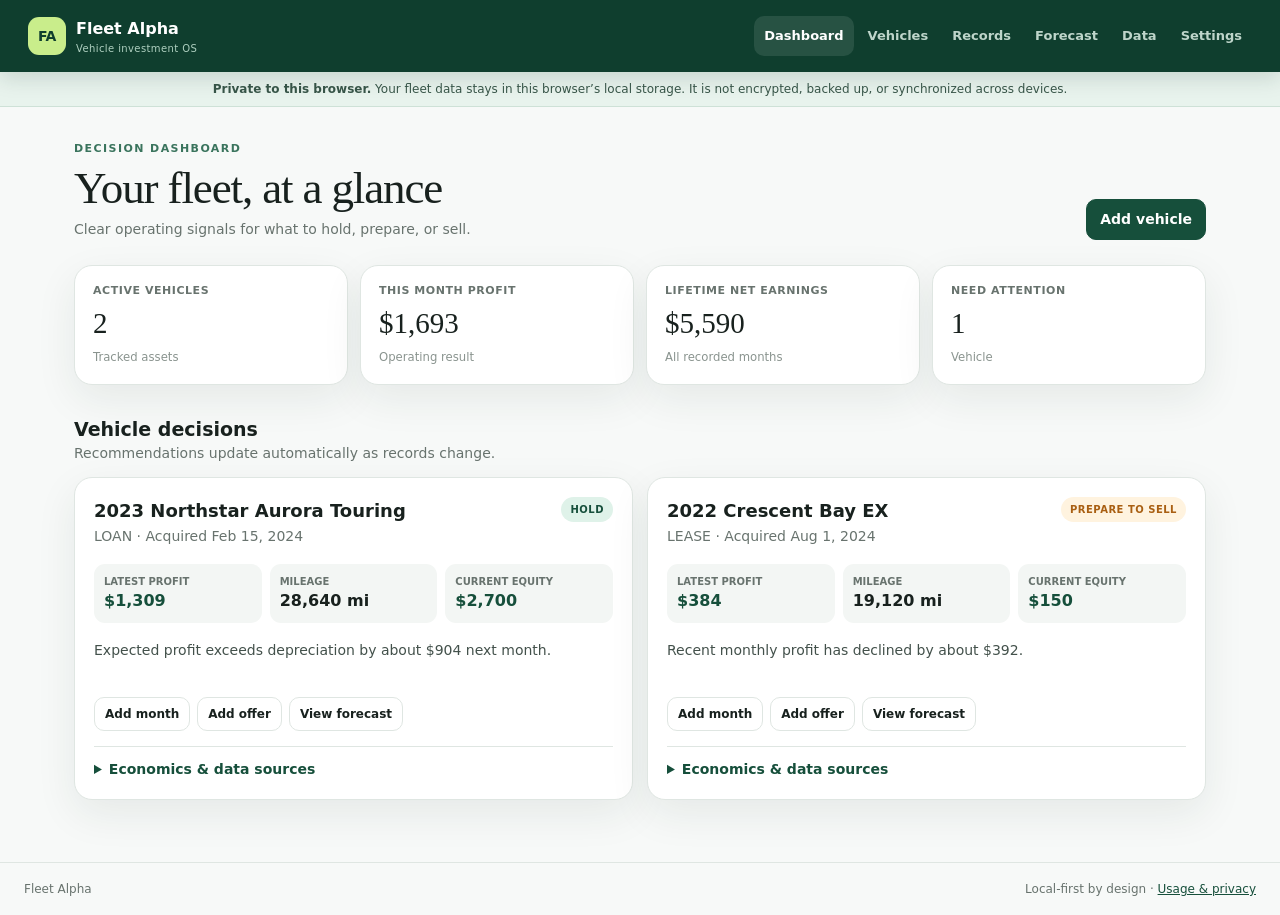
<file: fleet-alpha/index.html>
<!doctype html>
<html lang="en">
<head>
  <meta charset="utf-8">
  <meta name="viewport" content="width=device-width,initial-scale=1">
  <meta name="description" content="Fleet Alpha — a private-first vehicle investment operating system.">
  <title>Fleet Alpha</title>
  <link rel="stylesheet" href="styles.css">
</head>
<body>
  <a class="skip-link" href="#main">Skip to content</a>
  <header class="app-header">
    <a class="brand" href="#dashboard" data-view-link="dashboard" aria-label="Fleet Alpha dashboard">
      <span class="brand-mark">FA</span>
      <span><strong>Fleet Alpha</strong><small>Vehicle investment OS</small></span>
    </a>
    <nav aria-label="Primary navigation">
      <button type="button" data-view="dashboard">Dashboard</button>
      <button type="button" data-view="vehicles">Vehicles</button>
      <button type="button" data-view="records">Records</button>
      <button type="button" data-view="forecast">Forecast</button>
      <button type="button" data-view="data">Data</button>
      <button type="button" data-view="settings">Settings</button>
    </nav>
  </header>

  <div class="privacy-notice" role="note">
    <strong>Private to this browser.</strong> Your fleet data stays in this browser’s local storage. It is not encrypted, backed up, or synchronized across devices.
  </div>

  <main id="main">
    <section id="dashboard" class="view active" aria-labelledby="dashboard-title">
      <div class="hero">
        <div>
          <p class="eyebrow">Decision dashboard</p>
          <h1 id="dashboard-title">Your fleet, at a glance</h1>
          <p>Clear operating signals for what to hold, prepare, or sell.</p>
        </div>
        <button class="primary" type="button" data-action="add-vehicle">Add vehicle</button>
      </div>
      <div id="kpis" class="kpis" aria-label="Portfolio summary"></div>
      <div class="section-heading">
        <div><h2>Vehicle decisions</h2><p>Recommendations update automatically as records change.</p></div>
      </div>
      <div id="cards" class="cards"></div>
    </section>

    <section id="vehicles" class="view" aria-labelledby="vehicles-title">
      <div class="hero">
        <div><p class="eyebrow">Assets</p><h1 id="vehicles-title">Vehicles</h1><p>Manage financing, value, mileage, and assumptions.</p></div>
        <button class="primary" type="button" data-action="add-vehicle">Add vehicle</button>
      </div>
      <div id="vehicleTable"></div>
    </section>

    <section id="records" class="view" aria-labelledby="records-title">
      <div class="hero">
        <div><p class="eyebrow">Operating ledger</p><h1 id="records-title">Fleet records</h1><p>Earnings, offers, payoffs, maintenance, and incidents.</p></div>
        <button id="addRecordBtn" class="primary" type="button">Add earning</button>
      </div>
      <div id="recordTabs" class="tabs" role="tablist" aria-label="Record type"></div>
      <div id="recordTable"></div>
    </section>

    <section id="forecast" class="view" aria-labelledby="forecast-title">
      <div class="hero">
        <div><p class="eyebrow">12-month outlook</p><h1 id="forecast-title">Exit forecast</h1><p>Directional estimates based on recent performance and your assumptions.</p></div>
      </div>
      <div id="forecastContent"></div>
    </section>

    <section id="data" class="view" aria-labelledby="data-title">
      <div class="hero">
        <div><p class="eyebrow">Portability</p><h1 id="data-title">Import & backup</h1><p>Bring in Turo activity and keep a private copy of your data.</p></div>
      </div>
      <div class="data-grid">
        <article class="panel">
          <span class="panel-icon" aria-hidden="true">CSV</span>
          <h2>Import Turo CSV</h2>
          <p>Choose one or more files. You will review matches, duplicates, and unmatched rows before anything is saved.</p>
          <label class="file-picker">Choose CSV files<input id="csvFiles" type="file" accept=".csv,text/csv" multiple></label>
          <div id="csvSelection" class="muted" aria-live="polite">No files selected</div>
          <button id="previewImportBtn" class="primary" type="button">Preview import</button>
          <div id="importResult" class="result-box" aria-live="polite"></div>
        </article>
        <article class="panel">
          <span class="panel-icon" aria-hidden="true">JSON</span>
          <h2>Backup & restore</h2>
          <p>Export a complete versioned backup. Restore validates the file before replacing local data.</p>
          <div class="stack-actions">
            <button id="exportBtn" type="button">Export JSON backup</button>
            <label class="file-picker secondary">Choose backup<input id="restoreFile" type="file" accept=".json,application/json"></label>
            <button id="restoreBtn" type="button">Restore selected backup</button>
          </div>
        </article>
        <article class="panel danger-panel">
          <span class="panel-icon" aria-hidden="true">!</span>
          <h2>Reset local data</h2>
          <p>Demo reset restores fictional starter records. Clear removes every fleet record and starts empty.</p>
          <div class="stack-actions">
            <button id="resetBtn" type="button">Reset to demo data</button>
            <button id="clearBtn" class="danger" type="button">Clear all data</button>
          </div>
        </article>
        <article class="panel">
          <span class="panel-icon" aria-hidden="true">IDs</span>
          <h2>Imported reservations</h2>
          <p>Reservation IDs prevent repeat imports. Remove an ID only when you intentionally need to re-import it.</p>
          <div id="reservationTable"></div>
        </article>
      </div>
    </section>

    <section id="settings" class="view" aria-labelledby="settings-title">
      <div class="hero">
        <div><p class="eyebrow">Decision policy</p><h1 id="settings-title">Settings</h1><p>Control recommendation thresholds and forecasting assumptions.</p></div>
      </div>
      <form id="settingsForm" class="panel settings-form">
        <div class="form-grid">
          <label>Hold threshold ($ / month)<span>Hold when value is at or above this amount.</span><input name="holdThreshold" type="number" step="1" required></label>
          <label>Prepare-to-sell floor ($ / month)<span>Prepare when value is between this floor and hold threshold.</span><input name="prepareThreshold" type="number" step="1" required></label>
          <label>Loan payoff decline / month ($)<span>Fallback monthly principal reduction when no payoff history exists.</span><input name="loanPayoffDecline" type="number" min="0" step="1" required></label>
          <label>Recent average window (months)<span>Number of recent earning months used in the forecast.</span><input name="averageMonths" type="number" min="1" max="12" step="1" required></label>
          <label>Sale friction (%)<span>Estimated transaction cost deducted from projected equity.</span><input name="saleFrictionPct" type="number" min="0" max="25" step=".1" required></label>
          <label>Currency<span>Display currency for all calculations.</span><select name="currency"><option value="USD">USD — US dollar</option></select></label>
        </div>
        <div class="form-actions"><button class="primary" type="submit">Save settings</button></div>
      </form>
      <div class="panel explainer">
        <h2>How recommendations work</h2>
        <dl>
          <div><dt>ADD DATA</dt><dd>Payoff, market/offer value, or depreciation is missing.</dd></div>
          <div><dt>HOLD</dt><dd>Expected next-month profit minus depreciation is materially positive.</dd></div>
          <div><dt>PREPARE TO SELL</dt><dd>Hold value is close to zero or the recent profit trend is declining.</dd></div>
          <div><dt>SELL NOW</dt><dd>Hold value is negative and a current exit has non-negative equity, or waiting worsens the outlook.</dd></div>
        </dl>
      </div>
    </section>
  </main>

  <dialog id="editorDialog" aria-labelledby="editorTitle">
    <form id="editorForm">
      <div class="modal-head"><div><p id="editorEyebrow" class="eyebrow"></p><h2 id="editorTitle">Edit</h2></div><button class="icon-button" type="button" data-close aria-label="Close">×</button></div>
      <div id="editorFields" class="form-grid modal-body"></div>
      <div class="modal-actions"><button type="button" data-close>Cancel</button><button class="primary" type="submit">Save</button></div>
    </form>
  </dialog>

  <dialog id="confirmDialog" class="confirm-dialog" aria-labelledby="confirmTitle">
    <div class="modal-head"><div><p class="eyebrow">Please confirm</p><h2 id="confirmTitle">Confirm action</h2></div></div>
    <div class="modal-body"><p id="confirmMessage"></p></div>
    <div class="modal-actions"><button id="confirmCancel" type="button">Cancel</button><button id="confirmAccept" class="danger" type="button">Confirm</button></div>
  </dialog>

  <dialog id="importDialog" class="import-dialog" aria-labelledby="importTitle">
    <div class="modal-head"><div><p class="eyebrow">Turo CSV</p><h2 id="importTitle">Review import</h2></div><button class="icon-button" type="button" data-import-close aria-label="Close">×</button></div>
    <div id="importSummary" class="import-summary"></div>
    <div id="importPreview" class="modal-body"></div>
    <div class="modal-actions"><button type="button" data-import-close>Cancel</button><button id="commitImportBtn" class="primary" type="button">Import valid rows</button></div>
  </dialog>

  <div id="toast" class="toast" role="status" aria-live="polite"></div>
  <footer><span>Fleet Alpha</span><span>Local-first by design · <a href="README.md">Usage & privacy</a></span></footer>
  <script src="app.js"></script>
</body>
</html>
</file>
<file: fleet-alpha/styles.css>
:root{
  color-scheme:light;
  --ink:#18211e;--muted:#68736e;--faint:#f3f6f4;--paper:#fff;--line:#dfe6e2;
  --forest:#164f3b;--forest-2:#0f3e2e;--mint:#dff2e9;--lime:#c9ed8b;
  --amber:#a95f12;--amber-bg:#fff3df;--red:#a83c32;--red-bg:#fff0ee;--blue:#315f91;
  --shadow:0 14px 40px rgba(25,48,38,.08);--radius:18px;
}
*{box-sizing:border-box}
html{scroll-behavior:smooth}
body{margin:0;background:#f7f9f8;color:var(--ink);font:14px/1.5 Inter,ui-sans-serif,system-ui,-apple-system,BlinkMacSystemFont,"Segoe UI",sans-serif}
button,input,select,textarea{font:inherit}
button,.file-picker{border:1px solid var(--line);background:var(--paper);color:var(--ink);border-radius:10px;padding:9px 13px;font-weight:700;cursor:pointer;transition:.18s ease}
button:hover,.file-picker:hover{border-color:#aebdb5;transform:translateY(-1px)}
button:focus-visible,a:focus-visible,input:focus-visible,select:focus-visible,textarea:focus-visible,.file-picker:focus-within{outline:3px solid #8bc9ae;outline-offset:2px}
button.primary{background:var(--forest);border-color:var(--forest);color:#fff}
button.primary:hover{background:var(--forest-2)}
button.danger{background:var(--red-bg);border-color:#efc4bf;color:var(--red)}
button.icon-button{font-size:25px;line-height:1;padding:6px 10px;background:transparent}
.skip-link{position:fixed;top:-50px;left:12px;z-index:100;background:#fff;padding:10px;color:var(--forest)}
.skip-link:focus{top:12px}
.app-header{height:72px;background:var(--forest-2);display:flex;align-items:center;justify-content:space-between;padding:0 28px;position:sticky;top:0;z-index:20;box-shadow:0 6px 20px rgba(12,45,34,.15)}
.brand{display:flex;align-items:center;gap:10px;text-decoration:none;color:#fff;min-width:max-content}
.brand-mark{display:grid;place-items:center;width:38px;height:38px;border-radius:11px;background:var(--lime);color:var(--forest-2);font-weight:900;letter-spacing:-.5px}
.brand strong,.brand small{display:block}.brand strong{font-size:16px}.brand small{color:#afd0c0;font-size:10px;letter-spacing:.04em}
nav{display:flex;gap:4px;overflow-x:auto}
nav button{border:0;background:transparent;color:#bed5ca;font-size:13px;padding:10px}
nav button:hover,nav button.active{background:rgba(255,255,255,.1);color:#fff;transform:none}
.privacy-notice{background:#e8f3ed;border-bottom:1px solid #cee1d7;padding:8px 24px;text-align:center;color:#385649;font-size:12px}
main{min-height:calc(100vh - 145px)}
.view{display:none;max-width:1180px;margin:auto;padding:34px 24px 60px}.view.active{display:block}
.hero{display:flex;justify-content:space-between;align-items:flex-end;gap:24px;margin-bottom:25px}
.hero h1{font-family:Georgia,serif;font-size:clamp(30px,5vw,45px);font-weight:500;line-height:1.05;letter-spacing:-.025em;margin:0 0 7px}
.hero p:not(.eyebrow),.section-heading p{color:var(--muted);margin:0}
.eyebrow{color:#3a745d;font-size:11px;text-transform:uppercase;letter-spacing:.13em;font-weight:900;margin:0 0 7px}
.kpis{display:grid;grid-template-columns:repeat(4,1fr);gap:12px}
.kpi,.card,.panel,.table-wrap,.forecast-card{background:var(--paper);border:1px solid var(--line);border-radius:var(--radius);box-shadow:var(--shadow)}
.kpi{padding:17px 18px}.kpi span{display:block;color:var(--muted);font-size:11px;font-weight:800;text-transform:uppercase;letter-spacing:.05em}.kpi strong{display:block;font-family:Georgia,serif;font-size:29px;font-weight:500;margin-top:3px}.kpi small{color:#8a948f}
.section-heading{display:flex;justify-content:space-between;align-items:end;margin:30px 0 13px}.section-heading h2{font-size:19px;margin:0}
.cards{display:grid;grid-template-columns:repeat(2,1fr);gap:14px}
.card{padding:19px}.card-top{display:flex;justify-content:space-between;gap:14px}.card h3{font-size:18px;margin:0}.card-subtitle{color:var(--muted);margin:2px 0 0}
.status{height:max-content;white-space:nowrap;border-radius:999px;padding:5px 9px;font-size:10px;font-weight:900;letter-spacing:.05em}
.status-hold{background:var(--mint);color:var(--forest)}.status-prepare{background:var(--amber-bg);color:var(--amber)}.status-sell{background:var(--red-bg);color:var(--red)}.status-data{background:#eef1f5;color:#536274}
.metrics{display:grid;grid-template-columns:repeat(3,1fr);gap:8px;margin:17px 0}.metric{background:var(--faint);border-radius:11px;padding:10px}.metric span{display:block;color:var(--muted);font-size:10px;text-transform:uppercase;font-weight:800}.metric strong{font-size:16px}.reason{min-height:42px;color:#43514b;margin:0 0 15px}
.actions{display:flex;gap:7px;flex-wrap:wrap}.actions button{padding:7px 10px;font-size:12px}
details{border-top:1px solid var(--line);margin-top:15px;padding-top:12px}summary{cursor:pointer;font-weight:700;color:var(--forest)}.details-grid{display:grid;grid-template-columns:1fr 1fr;gap:6px 16px;margin-top:10px}.detail-row{display:flex;justify-content:space-between;gap:8px;color:var(--muted)}.detail-row strong{color:var(--ink)}
.table-wrap{overflow:auto}.table-wrap table{width:100%;border-collapse:collapse;min-width:720px}th,td{text-align:left;padding:12px 14px;border-bottom:1px solid var(--line);vertical-align:top}th{color:var(--muted);font-size:10px;text-transform:uppercase;letter-spacing:.07em;background:#fafcfb}tbody tr:last-child td{border-bottom:0}.table-primary{font-weight:800}.table-secondary{display:block;color:var(--muted);font-size:12px;margin-top:2px}
.empty{background:#fff;border:1px dashed #bfcac4;border-radius:var(--radius);text-align:center;padding:42px 20px;color:var(--muted)}.empty h2,.empty h3{color:var(--ink);margin:0 0 5px}
.tabs{display:flex;gap:7px;margin-bottom:14px;overflow:auto;padding:2px}.tabs button[aria-selected="true"]{background:var(--forest);color:#fff;border-color:var(--forest)}
.data-grid{display:grid;grid-template-columns:1fr 1fr;gap:14px}.panel{padding:21px}.panel h2{margin:10px 0 5px;font-size:18px}.panel>p{color:var(--muted);margin:0 0 15px}.panel-icon{display:grid;place-items:center;width:42px;height:42px;border-radius:12px;background:var(--mint);color:var(--forest);font-size:11px;font-weight:900}.danger-panel .panel-icon{background:var(--red-bg);color:var(--red)}.stack-actions{display:flex;gap:8px;flex-wrap:wrap}.file-picker{display:inline-block}.file-picker input{position:absolute;width:1px;height:1px;opacity:0}.file-picker.secondary{font-weight:700}.muted{color:var(--muted);font-size:12px;margin:8px 0}.result-box:not(:empty){margin-top:14px;padding:11px;border-radius:10px;background:var(--faint)}
.settings-form{padding:22px}.form-grid{display:grid;grid-template-columns:repeat(2,1fr);gap:15px}.form-grid label,.field-label{display:block;font-size:12px;font-weight:800;color:#34433c}.form-grid label span{display:block;color:var(--muted);font-size:11px;font-weight:400;margin:2px 0 6px}.form-grid input,.form-grid select,.form-grid textarea{display:block;width:100%;border:1px solid #c9d3ce;border-radius:9px;padding:10px;background:#fff;color:var(--ink);margin-top:5px}.form-grid textarea{min-height:85px;resize:vertical}.form-grid .wide{grid-column:1/-1}.form-actions{display:flex;justify-content:flex-end;margin-top:18px}.explainer{margin-top:14px}.explainer h2{margin-top:0}.explainer dl{display:grid;grid-template-columns:repeat(2,1fr);gap:12px}.explainer dl div{background:var(--faint);padding:12px;border-radius:10px}.explainer dt{font-size:11px;font-weight:900;color:var(--forest)}.explainer dd{color:var(--muted);margin:3px 0 0}
dialog{border:0;padding:0;border-radius:18px;width:min(850px,calc(100vw - 24px));max-height:92vh;box-shadow:0 30px 90px rgba(15,35,26,.3)}dialog::backdrop{background:rgba(13,35,27,.67);backdrop-filter:blur(3px)}dialog form{margin:0}.modal-head{display:flex;justify-content:space-between;align-items:center;padding:18px 21px;border-bottom:1px solid var(--line);position:sticky;top:0;background:#fff;z-index:2}.modal-head h2{margin:0;font-size:21px}.modal-body{padding:20px;overflow:auto}.modal-actions{display:flex;justify-content:flex-end;gap:8px;padding:14px 20px;border-top:1px solid var(--line);position:sticky;bottom:0;background:#fff}.confirm-dialog{width:min(470px,calc(100vw - 24px))}.import-dialog{width:min(1080px,calc(100vw - 24px))}.import-summary{padding:12px 20px;background:var(--faint);display:flex;gap:18px;flex-wrap:wrap}.import-summary strong{color:var(--forest)}.import-row-select{min-width:150px;padding:7px;border:1px solid var(--line);border-radius:8px}.row-error{background:#fff9f1}.row-duplicate{opacity:.65}.toast{position:fixed;right:20px;bottom:20px;z-index:100;background:var(--forest-2);color:#fff;padding:12px 16px;border-radius:11px;box-shadow:var(--shadow);opacity:0;transform:translateY(12px);pointer-events:none;transition:.2s}.toast.show{opacity:1;transform:none}
.forecast-card{padding:20px;margin-bottom:14px}.forecast-head{display:flex;justify-content:space-between;gap:15px}.forecast-head h2{margin:0}.forecast-callout{background:var(--mint);border-radius:12px;padding:11px 14px;margin:15px 0}.forecast-callout strong{display:block;color:var(--forest)}.forecast-bars{display:grid;grid-template-columns:repeat(12,1fr);gap:5px;height:150px;align-items:end;border-bottom:1px solid var(--line);padding-top:10px}.bar-wrap{height:100%;display:flex;flex-direction:column;justify-content:flex-end;align-items:center;gap:3px}.bar{width:100%;min-height:3px;background:#81b59e;border-radius:5px 5px 0 0}.bar.negative{background:#d68e85}.bar-label{font-size:9px;color:var(--muted);white-space:nowrap}.assumptions{color:var(--muted);font-size:12px}
.positive{color:var(--forest)}.negative{color:var(--red)}.estimate{font-size:9px;text-transform:uppercase;background:#eef1ef;color:#67726d;border-radius:4px;padding:2px 4px;margin-left:3px}.verified{background:var(--mint);color:var(--forest)}
footer{display:flex;justify-content:space-between;gap:10px;border-top:1px solid var(--line);padding:17px 24px;color:var(--muted);font-size:12px}footer a{color:var(--forest)}
@media(max-width:800px){.app-header{height:auto;align-items:flex-start;padding:12px 14px;display:block}.brand{margin-bottom:9px}nav{width:100%}.privacy-notice{text-align:left}.view{padding:25px 14px 45px}.kpis{grid-template-columns:1fr 1fr}.cards,.data-grid{grid-template-columns:1fr}.hero{align-items:flex-start;flex-direction:column}.form-grid{grid-template-columns:1fr}.form-grid .wide{grid-column:auto}.explainer dl{grid-template-columns:1fr}}
@media(max-width:480px){.kpis{grid-template-columns:1fr}.metrics{grid-template-columns:1fr 1fr}.details-grid{grid-template-columns:1fr}.privacy-notice{font-size:11px}.forecast-bars{gap:2px}.bar-label{font-size:8px;transform:rotate(-45deg);margin-bottom:-12px}.forecast-bars{padding-bottom:17px}footer{display:block}footer span{display:block;margin:3px}}
</file>
